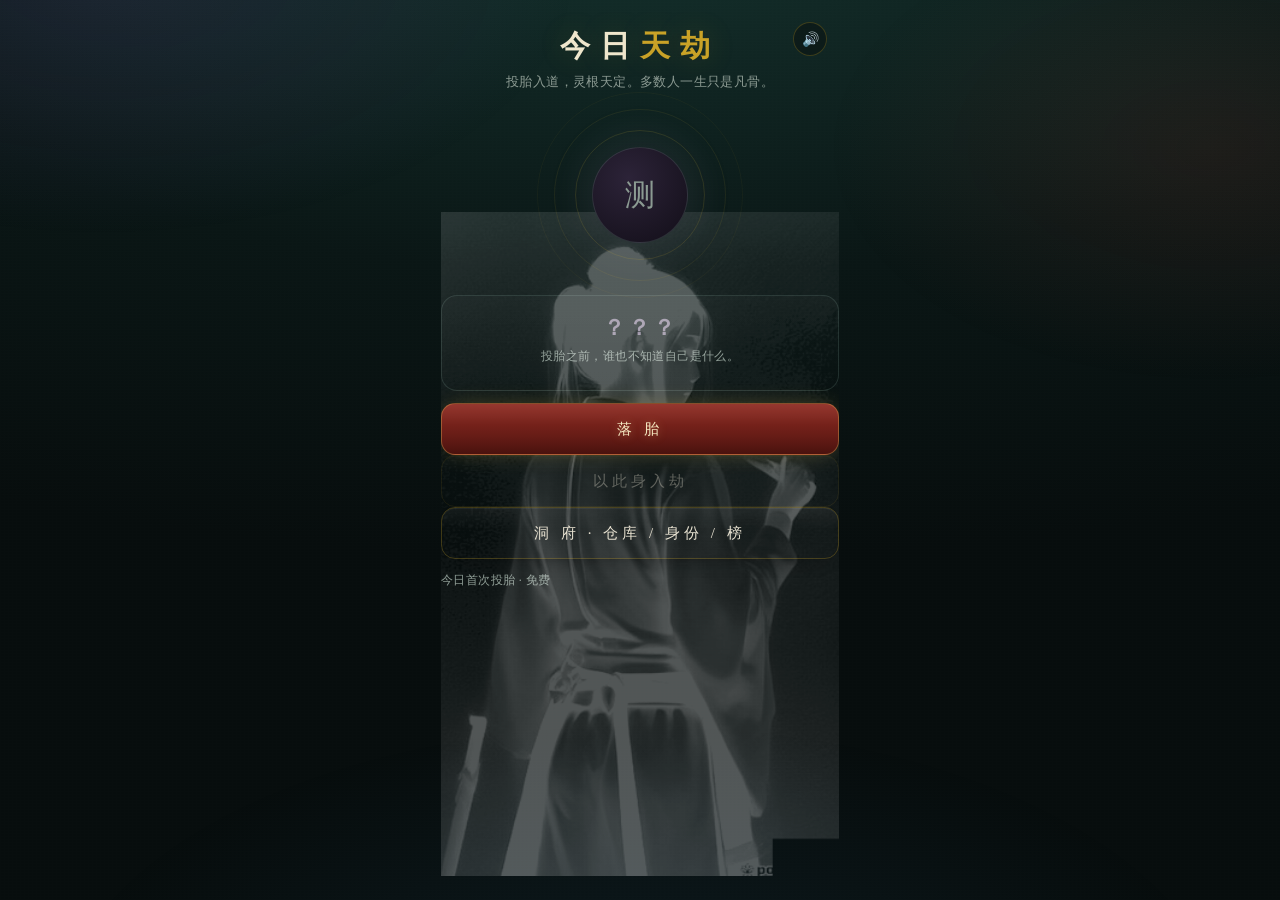
<file: index.html>
<!DOCTYPE html>
<html lang="zh-CN">
<head>
<meta charset="utf-8">
<meta name="viewport" content="width=device-width,initial-scale=1,maximum-scale=1,user-scalable=no">
<title>每日天劫 · 渡劫</title>
<link rel="stylesheet" href="style.css?v=56">
</head>
<body>
<canvas id="fx"></canvas>
<div class="app">

  <!-- 抽灵根 -->
  <section id="s-gacha" class="screen">
    <img class="hero-ink" src="art/hero_ink.png" alt="">
    <button class="mute" id="btnMute">🔊</button>
    <div class="gacha-head">
      <h1>今日<span class="gold">天劫</span></h1>
      <p class="dim">投胎入道，灵根天定。多数人一生只是凡骨。</p>
    </div>
    <div class="altar">
      <div class="halo"></div>
      <div class="core" id="gachaCore"><span class="core-txt">测</span></div>
      <div class="rings"><i></i><i></i><i></i></div>
    </div>
    <div class="rarity-card" id="rarityCard">
      <div class="rc-name" id="rcName">？？？</div>
      <div class="rc-odds" id="rcOdds">投胎之前，谁也不知道自己是什么。</div>
      <div class="rc-stats" id="rcStats"></div>
      <div class="origin-chips" id="originChips"></div>
    </div>
    <button class="btn primary" id="btnRoll">落 胎</button>
    <button class="btn ghost" id="btnKeep" disabled>以此身入劫</button>
    <button class="btn ghost" id="btnUseLast" style="display:none">用已有身份入劫（免抽）</button>
    <button class="btn ghost" id="btnCave">洞 府 · 仓库 / 身份 / 榜</button>
    <p class="tiny dim" id="rollCount"></p>
  </section>

  <!-- 市集 -->
  <section id="s-prep" class="screen hidden">
    <h2 class="h2">市集 · 灵石 <b id="stoneNum">0</b></h2>
    <p class="dim tiny">灵石靠渡劫所得。死了也有，只是少些。</p>
    <div class="shop" id="shop"></div>
    <div class="bag">
      <span>回春丹 ×<b id="bagPill">0</b></span>
      <span>镇魂符 ×<b id="bagTalis">0</b></span>
    </div>
    <p class="dim tiny" id="runLeft" style="margin:8px 0 2px"></p>
    <button class="btn primary" id="btnEnter">入 劫</button>
    <button class="btn ghost" id="btnBackGacha">重新投胎</button>
  </section>

  <!-- 战斗 -->
  <section id="s-battle" class="screen hidden">
    <div class="topbar">
      <span class="wave" id="waveTag">第一层</span>
      <span class="turn" id="turnTag">回合 1</span>
      <span class="yield" id="btnYield">认输</span>
    </div>

    <div class="trial">
      <div class="trial-tag" id="trialTag"></div>
      <div class="trial-quote" id="trialQuote"></div>
      <div class="trial-note" id="trialNote"></div>
    </div>

    <div class="stage" id="stage">
      <canvas id="foeCanvas" width="260" height="200"></canvas>
      <img id="foeArt" class="foe-art hidden" alt="">
      <div class="speech hidden" id="speech"><span id="speechTxt"></span></div>
      <div class="foe-bar">
        <span id="foeName">劫云</span>
        <div class="bar"><i id="foeHp"></i></div>
        <em id="foeHpNum">46 / 46</em>
      </div>
      <div class="intents" id="intents"></div>
    </div>

    <div class="self">
      <div class="line"><span>气血</span><b id="hpNum">100 / 100</b></div>
      <div class="bar hp"><i id="hpBar"></i></div>
      <div class="line"><span>灵力</span><b id="mpNum">10 / 10</b></div>
      <div class="bar mp"><i id="mpBar"></i></div>
      <div class="tags">
        <span class="tag" id="tagRoot">金灵根</span>
        <span class="tag" id="tagPill">丹 ×2</span>
        <span class="tag" id="tagTalis">符 ×1</span>
      </div>
    </div>

    <div class="log" id="log"></div>

    <div class="acts">
      <button class="act atk" data-act="atk"><b>剑诀</b><em id="sAtk">伤 14</em></button>
      <button class="act spell" data-act="spell"><b>法术</b><em id="sSpell">灵4 伤26</em></button>
      <button class="act guard" data-act="guard"><b>护体</b><em id="sGuard">减伤55%</em></button>
      <button class="act pill" data-act="pill"><b>回春丹</b><em id="sPill">回24</em></button>
      <button class="act talis" data-act="talis"><b>镇魂符</b><em id="sTalis">断一击</em></button>
      <button class="act help" data-act="help"><b>助拳</b><em id="sHelp">道友相助</em></button>
    </div>
  </section>

  <!-- 劫中奇遇 -->
  <section id="s-event" class="screen hidden">
    <div class="offer-wrap">
      <div class="offer-title" id="evTitle">奇 遇</div>
      <p class="offer-sub" id="evText"></p>
      <div id="evCards"></div>
    </div>
  </section>

  <!-- 心魔幻境：三选一 -->
  <section id="s-offer" class="screen hidden">
    <div class="offer-wrap">
      <div class="offer-title">心魔幻境</div>
      <p class="offer-sub" id="offerSub"></p>
      <div id="offerCards"></div>
    </div>
  </section>

  <!-- 逆天改命 -->
  <section id="s-defy" class="screen hidden">
    <div class="offer-wrap">
      <div class="offer-title">气 血 已 尽</div>
      <p class="offer-sub" id="defyDesc"></p>
      <div class="offer-card rec" id="btnDefyYes">
        <b>逆天改命 · <span id="defyRate">25%</span></b>
        <span>抬头看它一眼，说一声"不"。成了就回三成气血，败了就是真的没了。</span>
      </div>
      <div class="offer-card" id="btnDefyNo">
        <b>认了</b>
        <span>就这样吧。</span>
      </div>
    </div>
  </section>

  <!-- 结算 -->
  <section id="s-result" class="screen hidden">
    <div class="res-title" id="resTitle">渡劫成功</div>
    <div class="stars" id="resStars">★★★</div>
    <div class="ending" id="resEnding"></div>
    <div class="recap">
      <div class="recap-h">死因复盘</div>
      <div id="recapBody" class="recap-b"></div>
    </div>
    <div class="res-stats" id="resStats"></div>
    <div class="dex-new hidden" id="dexNew">图鉴 +1</div>
    <button class="btn primary" id="btnReborn" style="display:none">残魂夺舍 · 转入凡躯</button>
    <button class="btn primary" id="btnPossess" style="display:none">夺舍榜上之人 · 取他一线道行</button>
    <button class="btn primary" id="btnMakeCard">生成结局卡</button>
    <button class="btn primary" id="btnAgain">再渡一劫</button>
    <button class="btn ghost" id="btnDex">图 鉴</button>
    <button class="btn ghost" id="btnCave2">洞 府</button>
  </section>


  <!-- 洞府 -->
  <section id="s-cave" class="screen hidden">
    <div class="cave-head">
      <h2 class="h2">洞 府</h2>
      <span class="dim tiny">灵石 <b id="caveStones">0</b></span>
    </div>
    <div class="tabs">
      <button class="tab on" data-tab="ident">身份</button>
      <button class="tab" data-tab="clan">族谱</button>
      <button class="tab" data-tab="store">仓库</button>
      <button class="tab" data-tab="array">阵法</button>
      <button class="tab" data-tab="borrow">借宝</button>
      <button class="tab" data-tab="friends">好友榜</button>
      <button class="tab" data-tab="world">世界榜</button>
    </div>

    <div class="pane" id="pane-ident">
      <p class="dim tiny">抽到的灵根会永久解锁。解锁后可随时更换，不必再抽。</p>
      <div class="ident-list" id="identList"></div>
      <button class="btn primary" id="btnChest">开宝箱 · 25 灵石</button>
      <p class="dim tiny" id="chestHint">宝箱里是护身宝物，可能是限时，也可能是永久。</p>
    </div>

    <div class="pane hidden" id="pane-clan">
      <p class="dim tiny">出身由天定：九州之地、家族血脉、入道身份。</p>
      <div id="clanBox"></div>
      <button class="btn primary" id="btnEvolve">淬体 · 80 灵石</button>
      <p class="dim tiny" id="evolveHint"></p>
    </div>

    <div class="pane hidden" id="pane-store">
      <p class="dim tiny">最多带 2 件入劫。限时宝物到期自动消失。</p>
      <div class="art-list" id="artList"></div>
    </div>

    <div class="pane hidden" id="pane-array">
      <p class="dim tiny">阵法只带一套，整局生效。换阵不花钱，但洗练要时间。</p>
      <div id="arrayList"></div>
    </div>

    <div class="pane hidden" id="pane-borrow">
      <p class="dim tiny">把你的宝物借给好友，或输入好友的借宝码，本局白嫖一件。</p>
      <div class="borrow-box">
        <div class="borrow-h">我的借宝码</div>
        <textarea id="myCode" readonly rows="3"></textarea>
        <button class="btn ghost" id="btnGenCode">生成借宝码</button>
      </div>
      <div class="borrow-box">
        <div class="borrow-h">输入好友的借宝码</div>
        <textarea id="inCode" rows="3" placeholder="粘贴好友发来的码"></textarea>
        <button class="btn ghost" id="btnTakeCode">收下这件宝</button>
        <p class="dim tiny" id="codeMsg"></p>
      </div>
    </div>

    <div class="pane hidden" id="pane-friends">
      <p class="dim tiny">从好友那里收来的借宝码，会同时记下他的名字和分数。</p>
      <div class="board" id="friendBoard"></div>
      <button class="btn ghost" id="btnShareFriend">复制我的好友榜邀请</button>
    </div>

    <div class="pane hidden" id="pane-world">
      <p class="dim tiny">每日只能上传一次。上传后生成战绩卡，可发给任何人。</p>
      <div class="world-card" id="worldCard"></div>
      <button class="btn primary" id="btnUpload">上传今日战绩</button>
      <p class="dim tiny" id="uploadMsg"></p>
    </div>

    <button class="btn ghost" id="btnCaveBack">返回</button>
  </section>


  <!-- 夺舍 -->
  <section id="s-possess" class="screen hidden">
    <h2 class="h2">夺 舍</h2>
    <p class="dim tiny">你没能靠自己过去。榜上这些人，身上有你想要的东西。</p>
    <div id="possessList" class="possess-list"></div>
    <button class="btn ghost" id="btnPossessBack" style="margin-top:14px">算了，认了</button>
  </section>

  <!-- 悟道 -->
  <section id="s-enlighten" class="screen hidden">
    <h2 class="h2">悟 道</h2>
    <p class="dim tiny">这一关你过了。选一样带走。</p>
    <div class="dao-cards" id="daoCards"></div>
  </section>

  <!-- 结局分享卡 -->
  <section id="s-card" class="screen hidden">
    <div class="card-wrap">
      <canvas id="shareCanvas" width="750" height="1334" class="share-canvas"></canvas>
      <div class="card-ops">
        <button class="btn primary" id="btnSaveCard">保存图片</button>
        <button class="btn ghost" id="btnCopyCard">复制文案</button>
        <button class="btn ghost" id="btnCloseCard">关闭</button>
      </div>
    </div>
  </section>

  <!-- 图鉴 -->
  <section id="s-dex" class="screen hidden">
    <h2 class="h2">图鉴</h2>
    <p class="dim tiny" id="dexSum"></p>
    <h3 class="h3">结局</h3>
    <div class="dex-grid" id="dexEndings"></div>
    <h3 class="h3">已记住的话 <em id="quoteCount" class="dim tiny"></em></h3>
    <div id="dexQuotes" class="quote-list"></div>
    <h3 class="h3">灵根</h3>
    <div class="dex-grid" id="dexRoots"></div>
    <h3 class="h3">血脉</h3>
    <div class="dex-grid" id="dexBlood"></div>
    <h3 class="h3">身份</h3>
    <div class="dex-grid" id="dexIdent"></div>
    <h3 class="h3">本机榜</h3>
    <div class="board" id="board"></div>
    <button class="btn ghost" id="btnDexBack">返回</button>
  </section>

</div>
<script src="meta.js?v=56"></script>
<script src="events.js?v=56"></script>
<script src="endings.js?v=56"></script>
<script src="trials.js?v=56"></script>
<script src="quotes.js?v=56"></script>
<script src="quotes2.js?v=56"></script>
<script src="quotes3.js?v=56"></script>
<script src="game.js?v=56"></script>
</body>
</html>
</file>
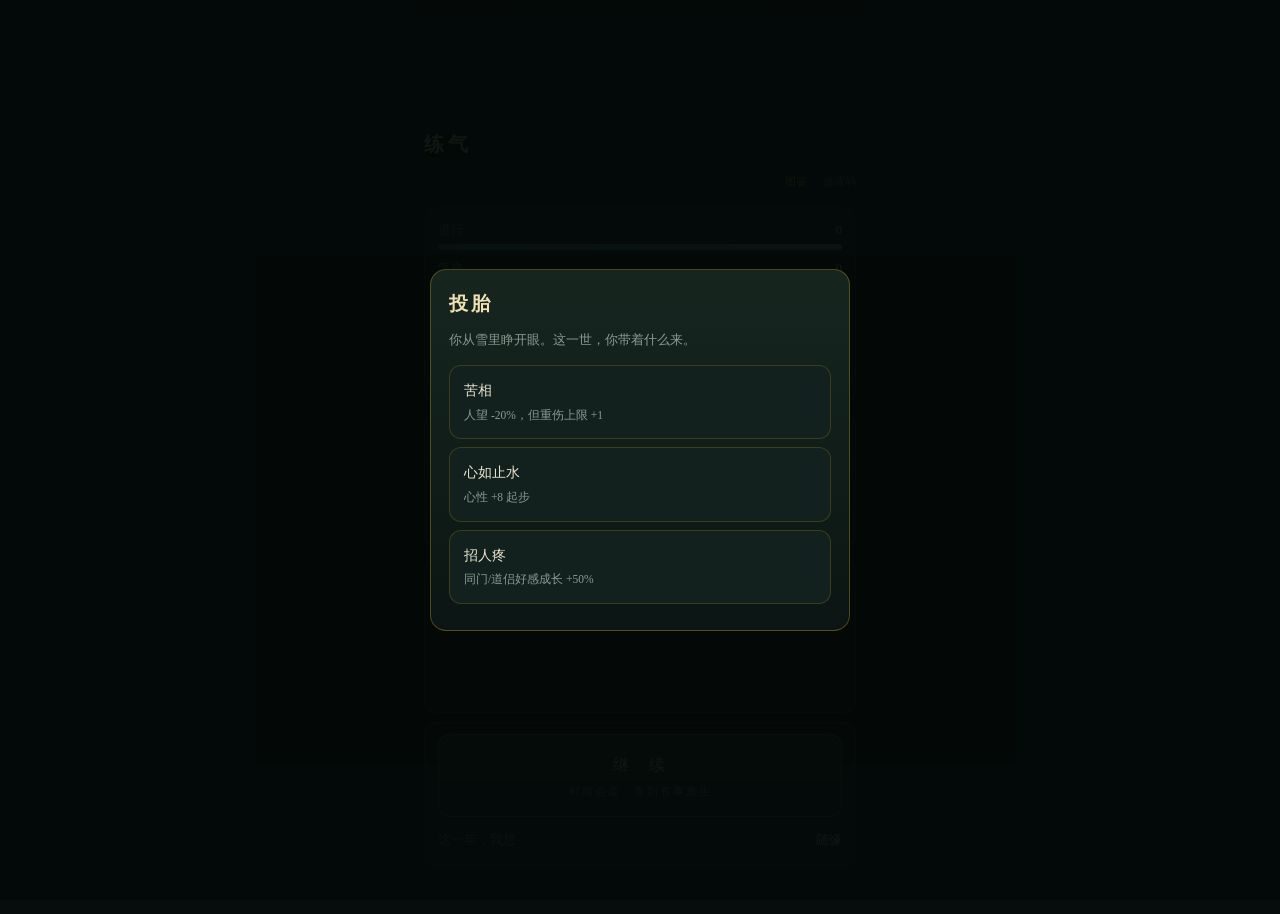
<file: shanmen/index.html>
<!DOCTYPE html><html lang="zh-CN"><head><meta charset="utf-8">
<meta name="viewport" content="width=device-width,initial-scale=1,maximum-scale=1,user-scalable=no">
<title>山门 · 修仙十年</title>
<style>
:root{--panel:rgba(18,32,29,.95);--line:rgba(201,162,39,.22);--ink:#e9e3d2;--dim:#8b9a92}
*{box-sizing:border-box;-webkit-tap-highlight-color:transparent}
body{margin:0;background:#070d0c;color:var(--ink);font:15px/1.7 "Songti SC","Noto Serif SC",serif;max-width:460px;margin:0 auto;padding-bottom:24px;overflow-x:hidden}
#scene{position:relative;height:172px;background:#0b1412 center/cover no-repeat;border-bottom:1px solid var(--line);transition:background-image .5s}
#scene::after{content:"";position:absolute;inset:0;background:linear-gradient(rgba(4,10,9,.3),rgba(4,10,9,.93))}
#scene .t{position:absolute;left:14px;bottom:10px;z-index:2}
#scene .t b{font-size:20px;letter-spacing:4px;color:#f0e2b4;text-shadow:0 2px 12px #000}
#scene .t span{display:block;font-size:12px;color:#b9b0c9}
#date{position:absolute;right:14px;top:10px;z-index:2;font-size:12px;color:#cfc7ae}
.wrap{padding:12px 14px;position:relative}
.card{background:var(--panel);border:1px solid var(--line);border-radius:14px;padding:11px 13px;margin-bottom:9px;position:relative}
.row{display:flex;justify-content:space-between;font-size:13px;color:var(--dim)}
.row b{color:var(--ink);font-weight:500;font-variant-numeric:tabular-nums}
.bar{height:6px;border-radius:4px;background:rgba(255,255,255,.06);overflow:hidden;margin:3px 0 7px;position:relative}
.bar i{display:block;height:100%;border-radius:4px;transition:width .4s cubic-bezier(.2,.8,.3,1)}
.rel{display:flex;align-items:center;gap:8px;font-size:12.5px;margin:5px 0;color:var(--dim)}
.rel .n{width:44px}.rel .bar{flex:1;margin:0}.rel b{width:28px;text-align:right;color:var(--ink);font-weight:400}
.acts{display:grid;grid-template-columns:1fr 1fr;gap:8px}
.act{padding:12px 8px;border-radius:12px;border:1px solid var(--line);background:linear-gradient(180deg,#16261f,#0d1815);color:var(--ink);font:inherit;font-size:14px;cursor:pointer;transition:transform .1s,box-shadow .2s;position:relative;overflow:hidden}
.act:active{transform:scale(.96)}
.act:disabled{opacity:.32}
.act.hit{box-shadow:0 0 0 2px rgba(201,162,39,.5) inset}
.act small{display:block;font-size:11px;color:var(--dim);margin-top:3px;line-height:1.4}
#log{height:132px;overflow-y:auto;font-size:13px;line-height:1.8;color:#cfc7ae;scroll-behavior:smooth}
#log div{margin-bottom:3px;animation:slideIn .3s ease}
@keyframes slideIn{from{opacity:0;transform:translateX(12px)}to{opacity:1;transform:none}}
.dim{color:#6d7a72;font-style:italic}
.g{color:#8fd6a8}.b{color:#e0806a}.y{color:#e8c96a}.p{color:#c9a9e0}
.overlay{position:fixed;inset:0;z-index:20;background:rgba(4,9,8,.94);display:flex;align-items:center;justify-content:center;padding:18px;overflow-y:auto}
.modal{width:100%;max-width:420px;background:linear-gradient(180deg,#16261f,#0b1513);border:1px solid rgba(201,162,39,.35);border-radius:16px;padding:18px;animation:pop .25s ease}
@keyframes pop{from{opacity:0;transform:translateY(14px) scale(.98)}to{opacity:1;transform:none}}
.modal h2{margin:0 0 8px;font-size:19px;letter-spacing:3px;color:#f0e2b4}
.modal p{margin:0 0 12px;font-size:14px;color:#c9c1d0;line-height:1.9;white-space:pre-wrap}
.modal .say{color:#e8c96a;font-size:13.5px;border-left:2px solid rgba(201,162,39,.4);padding-left:9px;margin:6px 0 12px}
.opt{padding:13px 14px;margin-bottom:8px;border-radius:12px;border:1px solid var(--line);background:#12211e;font-size:14px;cursor:pointer;transition:transform .1s,border-color .2s}
.opt:active{transform:scale(.985);border-color:rgba(201,162,39,.6)}
.opt i{display:block;font-size:11.5px;color:var(--dim);margin-top:3px;font-style:normal}
.hide{display:none!important}
.float{position:fixed;z-index:60;font-size:15px;font-weight:600;pointer-events:none;animation:floatUp 1s ease-out forwards;text-shadow:0 0 8px #000}
@keyframes floatUp{0%{opacity:0;transform:translateY(0)}20%{opacity:1}100%{opacity:0;transform:translateY(-42px)}}
.shake{animation:shake .32s}
@keyframes shake{0%,100%{transform:none}25%{transform:translateX(-4px)}75%{transform:translateX(4px)}}
#hud{display:flex;gap:6px;font-size:11px;color:var(--dim);justify-content:flex-end;padding:0 14px 4px}
.chap{text-align:center;padding:22px 18px}
.chap h1{font-size:22px;letter-spacing:6px;color:#f0e2b4;margin:0 0 14px;font-weight:400}
.chap p{font-size:14.5px;line-height:2.1;color:#cfc7b8;white-space:pre-wrap;text-align:left;margin:0}
#curtain{position:fixed;inset:0;z-index:80;background:#050b0a;display:flex;align-items:center;justify-content:center;transition:opacity .5s}
</style></head><body>
<div id="scene"><div id="date"></div><div class="t"><b id="realmName">练气</b><span id="realmHint"></span></div></div>
<div id="hud"><span id="hudLives"></span><span id="hudDex" style="margin-left:10px;color:#c9a227">图鉴</span><span id="hudInv" style="margin-left:10px;color:#4f9e86">邀请码</span></div>
<div class="wrap">
<div class="card">
 <div class="row"><span>道行</span><b id="v-dao">0</b></div><div class="bar"><i id="b-dao" style="background:linear-gradient(90deg,#3f8f6f,#7fc0a8)"></i></div>
 <div class="row"><span>气血</span><b id="v-hp">0</b></div><div class="bar"><i id="b-hp" style="background:linear-gradient(90deg,#8f2b22,#e0a05a)"></i></div>
 <div class="row"><span>心性</span><b id="v-mind">0</b></div><div class="bar"><i id="b-mind" style="background:linear-gradient(90deg,#3f6fa8,#8fb8e0)"></i></div>
 <div class="row"><span>人望</span><b id="v-fame">0</b></div><div class="bar"><i id="b-fame" style="background:linear-gradient(90deg,#7a6420,#d4af37)"></i></div>
 <div class="row" style="margin-top:5px"><span>灵石</span><b id="v-stone">0</b></div>
</div>
<div class="card">
 <div class="rel"><span class="n">师门</span><div class="bar"><i id="b-master" style="background:#c9a227"></i></div><b id="v-master">0</b></div>
 <div class="rel"><span class="n">同门</span><div class="bar"><i id="b-peer" style="background:#4f9e86"></i></div><b id="v-peer">0</b></div>
 <div class="rel"><span class="n">道侣</span><div class="bar"><i id="b-love" style="background:#b45a7a"></i></div><b id="v-love">0</b></div>
 <div class="rel"><span class="n">宿敌</span><div class="bar"><i id="b-foe" style="background:#a8342a"></i></div><b id="v-foe">0</b></div>
</div>
<div class="card"><div id="log"></div></div>
<div class="card">
 <button class="act" id="goBtn" style="width:100%;padding:16px;font-size:16px;letter-spacing:2px;background:linear-gradient(180deg,#22392f,#10201a);border-color:rgba(201,162,39,.5)">继　续<small id="goHint" style="margin-top:6px">时间会走，直到有事发生</small></button>
 <div class="row" style="margin:12px 0 6px"><span>这一年，我想</span><b id="focusNow">随缘</b></div>
 <div class="acts" id="acts"></div>
</div>
</div>
<div id="modal" class="overlay hide"><div class="modal" id="modalBox"></div></div>
<div id="curtain" class="hide"><div class="chap" id="curtainBox"></div></div>
<script src="story.js?v=1"></script>
<script src="story2.js?v=1"></script>
<script src="prologue.js?v=1"></script>
<script src="letters.js?v=1"></script>
<script src="endings4.js?v=1"></script>
<script src="plot3.js?v=1"></script>
<script src="endings5.js?v=1"></script>
<script src="plot4.js?v=1"></script>
<script src="plot5.js?v=1"></script>
<script src="plot6.js?v=1"></script>
<script src="endings6.js?v=1"></script>
<script src="plot7.js?v=1"></script>
<script src="plot8.js?v=1"></script>
<script src="plot9.js?v=1"></script>
<script src="endings7.js?v=1"></script>
<script src="story3.js?v=1"></script>
<script src="plot10.js?v=1"></script>
<script src="endings8.js?v=1"></script>
<script src="plot11.js?v=1"></script>
<script src="endings9.js?v=1"></script>
<script src="deep.js?v=1"></script>
<script src="deep2.js?v=1"></script>
<script src="deep3.js?v=1"></script>
<script src="seasons.js?v=1"></script>
<script src="chapters4.js?v=1"></script>
<script src="chapters5.js?v=1"></script>
<script src="plot12.js?v=1"></script>
<script src="endings10.js?v=1"></script>
<script src="deep4.js?v=1"></script>
<script src="seasons2.js?v=1"></script>
<script src="batch_a.js?v=1"></script>
<script src="batch_aa.js?v=1"></script>
<script src="batch_ab.js?v=1"></script>
<script src="batch_ac.js?v=1"></script>
<script src="batch_ad.js?v=1"></script>
<script src="batch_ae.js?v=1"></script>
<script src="batch_af.js?v=1"></script>
<script src="batch_ag.js?v=1"></script>
<script src="batch_ah.js?v=1"></script>
<script src="batch_ai.js?v=1"></script>
<script src="batch_aj.js?v=1"></script>
<script src="batch_ak.js?v=1"></script>
<script src="batch_al.js?v=1"></script>
<script src="batch_am.js?v=1"></script>
<script src="batch_an.js?v=1"></script>
<script src="batch_ao.js?v=1"></script>
<script src="batch_ap.js?v=1"></script>
<script src="batch_aq.js?v=1"></script>
<script src="batch_ar.js?v=1"></script>
<script src="batch_as.js?v=1"></script>
<script src="batch_at.js?v=1"></script>
<script src="batch_au.js?v=1"></script>
<script src="batch_av.js?v=1"></script>
<script src="batch_aw.js?v=1"></script>
<script src="batch_ax.js?v=1"></script>
<script src="batch_ay.js?v=1"></script>
<script src="batch_az.js?v=1"></script>
<script src="batch_b.js?v=1"></script>
<script src="batch_ba.js?v=1"></script>
<script src="batch_bb.js?v=1"></script>
<script src="batch_bc.js?v=1"></script>
<script src="batch_bd.js?v=1"></script>
<script src="batch_be.js?v=1"></script>
<script src="batch_bf.js?v=1"></script>
<script src="batch_bg.js?v=1"></script>
<script src="batch_bh.js?v=1"></script>
<script src="batch_bi.js?v=1"></script>
<script src="batch_bj.js?v=1"></script>
<script src="batch_bk.js?v=1"></script>
<script src="batch_bl.js?v=1"></script>
<script src="batch_bm.js?v=1"></script>
<script src="batch_bn.js?v=1"></script>
<script src="batch_bo.js?v=1"></script>
<script src="batch_bp.js?v=1"></script>
<script src="batch_bq.js?v=1"></script>
<script src="batch_br.js?v=1"></script>
<script src="batch_bs.js?v=1"></script>
<script src="batch_bt.js?v=1"></script>
<script src="batch_bu.js?v=1"></script>
<script src="batch_bv.js?v=1"></script>
<script src="batch_c.js?v=1"></script>
<script src="batch_d.js?v=1"></script>
<script src="batch_e.js?v=1"></script>
<script src="batch_f.js?v=1"></script>
<script src="batch_g.js?v=1"></script>
<script src="batch_h.js?v=1"></script>
<script src="batch_i.js?v=1"></script>
<script src="batch_j.js?v=1"></script>
<script src="batch_k.js?v=1"></script>
<script src="batch_l.js?v=1"></script>
<script src="batch_m.js?v=1"></script>
<script src="batch_n.js?v=1"></script>
<script src="batch_o.js?v=1"></script>
<script src="batch_p.js?v=1"></script>
<script src="batch_q.js?v=1"></script>
<script src="batch_r.js?v=1"></script>
<script src="batch_s.js?v=1"></script>
<script src="batch_t.js?v=1"></script>
<script src="batch_u.js?v=1"></script>
<script src="batch_v.js?v=1"></script>
<script src="batch_w.js?v=1"></script>
<script src="batch_x.js?v=1"></script>
<script src="batch_y.js?v=1"></script>
<script src="batch_z.js?v=1"></script>
<script src="endings2.js?v=1"></script>
<script src="endings3.js?v=1"></script>
<script>
const REALMS=[{n:'练气',need:60},{n:'筑基',need:110},{n:'金丹',need:170},{n:'元婴',need:240},{n:'化神',need:320},{n:'炼虚',need:420},{n:'合体',need:540},{n:'大乘',need:680},{n:'渡劫',need:840},{n:'仙',need:999}];
const ACTS=[
 {id:'xiu',n:'打坐',d:'道行 +5~9 · 气血 +1~3',fx:{dao:[5,9],hp:[1,3]}},
 {id:'yao',n:'采药',d:'气血 +10~16 · 灵石 +2~6',fx:{hp:[10,16],stone:[2,6]}},
 {id:'fang',n:'访友',d:'人望 +3~6 · 同门 +5~9',fx:{fame:[3,6],peer:[5,9]}},
 {id:'jian',n:'练剑',d:'道行 +5~9 · 气血 −3~1 · 宿敌 +2',fx:{dao:[5,9],hp:[-3,-1],foe:[2,3]}},
 {id:'shi',n:'侍奉',d:'师门 +6~10 · 心性 +2',fx:{master:[6,10],mind:[2,3]}},
 {id:'wu',n:'悟道',d:'心性涨，但可能伤身',gamble:true}
];
const IMGS=['lianqi','zhuji','jindan','yuanyuan','huashen'];
const artOf=r=>IMGS[Math.min(4,Math.floor(r*0.6))];
const CHS=CHAPTERS4.concat(CHAPTERS5), ALLPLOT=PLOT.concat(PLOT2, PLOT3, PLOT4, PLOT5, PLOT6, PLOT7, PLOT8, PLOT9, PLOT10, PLOT11, PLOT12, ...(typeof PLOTB_a!=='undefined'?PLOTB_a:[]), ...(typeof PLOTB_aa!=='undefined'?PLOTB_aa:[]), ...(typeof PLOTB_ab!=='undefined'?PLOTB_ab:[]), ...(typeof PLOTB_ac!=='undefined'?PLOTB_ac:[]), ...(typeof PLOTB_ad!=='undefined'?PLOTB_ad:[]), ...(typeof PLOTB_ae!=='undefined'?PLOTB_ae:[]), ...(typeof PLOTB_af!=='undefined'?PLOTB_af:[]), ...(typeof PLOTB_ag!=='undefined'?PLOTB_ag:[]), ...(typeof PLOTB_ah!=='undefined'?PLOTB_ah:[]), ...(typeof PLOTB_ai!=='undefined'?PLOTB_ai:[]), ...(typeof PLOTB_aj!=='undefined'?PLOTB_aj:[]), ...(typeof PLOTB_ak!=='undefined'?PLOTB_ak:[]), ...(typeof PLOTB_al!=='undefined'?PLOTB_al:[]), ...(typeof PLOTB_am!=='undefined'?PLOTB_am:[]), ...(typeof PLOTB_an!=='undefined'?PLOTB_an:[]), ...(typeof PLOTB_ao!=='undefined'?PLOTB_ao:[]), ...(typeof PLOTB_ap!=='undefined'?PLOTB_ap:[]), ...(typeof PLOTB_aq!=='undefined'?PLOTB_aq:[]), ...(typeof PLOTB_ar!=='undefined'?PLOTB_ar:[]), ...(typeof PLOTB_as!=='undefined'?PLOTB_as:[]), ...(typeof PLOTB_at!=='undefined'?PLOTB_at:[]), ...(typeof PLOTB_au!=='undefined'?PLOTB_au:[]), ...(typeof PLOTB_av!=='undefined'?PLOTB_av:[]), ...(typeof PLOTB_aw!=='undefined'?PLOTB_aw:[]), ...(typeof PLOTB_ax!=='undefined'?PLOTB_ax:[]), ...(typeof PLOTB_ay!=='undefined'?PLOTB_ay:[]), ...(typeof PLOTB_az!=='undefined'?PLOTB_az:[]), ...(typeof PLOTB_b!=='undefined'?PLOTB_b:[]), ...(typeof PLOTB_ba!=='undefined'?PLOTB_ba:[]), ...(typeof PLOTB_bb!=='undefined'?PLOTB_bb:[]), ...(typeof PLOTB_bc!=='undefined'?PLOTB_bc:[]), ...(typeof PLOTB_bd!=='undefined'?PLOTB_bd:[]), ...(typeof PLOTB_be!=='undefined'?PLOTB_be:[]), ...(typeof PLOTB_bf!=='undefined'?PLOTB_bf:[]), ...(typeof PLOTB_bg!=='undefined'?PLOTB_bg:[]), ...(typeof PLOTB_bh!=='undefined'?PLOTB_bh:[]), ...(typeof PLOTB_bi!=='undefined'?PLOTB_bi:[]), ...(typeof PLOTB_bj!=='undefined'?PLOTB_bj:[]), ...(typeof PLOTB_bk!=='undefined'?PLOTB_bk:[]), ...(typeof PLOTB_bl!=='undefined'?PLOTB_bl:[]), ...(typeof PLOTB_bm!=='undefined'?PLOTB_bm:[]), ...(typeof PLOTB_bn!=='undefined'?PLOTB_bn:[]), ...(typeof PLOTB_bo!=='undefined'?PLOTB_bo:[]), ...(typeof PLOTB_bp!=='undefined'?PLOTB_bp:[]), ...(typeof PLOTB_bq!=='undefined'?PLOTB_bq:[]), ...(typeof PLOTB_br!=='undefined'?PLOTB_br:[]), ...(typeof PLOTB_bs!=='undefined'?PLOTB_bs:[]), ...(typeof PLOTB_bt!=='undefined'?PLOTB_bt:[]), ...(typeof PLOTB_bu!=='undefined'?PLOTB_bu:[]), ...(typeof PLOTB_bv!=='undefined'?PLOTB_bv:[]), ...(typeof PLOTB_c!=='undefined'?PLOTB_c:[]), ...(typeof PLOTB_d!=='undefined'?PLOTB_d:[]), ...(typeof PLOTB_e!=='undefined'?PLOTB_e:[]), ...(typeof PLOTB_f!=='undefined'?PLOTB_f:[]), ...(typeof PLOTB_g!=='undefined'?PLOTB_g:[]), ...(typeof PLOTB_h!=='undefined'?PLOTB_h:[]), ...(typeof PLOTB_i!=='undefined'?PLOTB_i:[]), ...(typeof PLOTB_j!=='undefined'?PLOTB_j:[]), ...(typeof PLOTB_k!=='undefined'?PLOTB_k:[]), ...(typeof PLOTB_l!=='undefined'?PLOTB_l:[]), ...(typeof PLOTB_m!=='undefined'?PLOTB_m:[]), ...(typeof PLOTB_n!=='undefined'?PLOTB_n:[]), ...(typeof PLOTB_o!=='undefined'?PLOTB_o:[]), ...(typeof PLOTB_p!=='undefined'?PLOTB_p:[]), ...(typeof PLOTB_q!=='undefined'?PLOTB_q:[]), ...(typeof PLOTB_r!=='undefined'?PLOTB_r:[]), ...(typeof PLOTB_s!=='undefined'?PLOTB_s:[]), ...(typeof PLOTB_t!=='undefined'?PLOTB_t:[]), ...(typeof PLOTB_u!=='undefined'?PLOTB_u:[]), ...(typeof PLOTB_v!=='undefined'?PLOTB_v:[]), ...(typeof PLOTB_w!=='undefined'?PLOTB_w:[]), ...(typeof PLOTB_x!=='undefined'?PLOTB_x:[]), ...(typeof PLOTB_y!=='undefined'?PLOTB_y:[]), ...(typeof PLOTB_z!=='undefined'?PLOTB_z:[]), ), ALLEND=[...(typeof ENDINGS_BN!=='undefined'?ENDINGS_BN:[]), ...(typeof ENDINGS_BJ!=='undefined'?ENDINGS_BJ:[]), ...(typeof ENDINGS_BE!=='undefined'?ENDINGS_BE:[]), ...(typeof ENDINGS_BA!=='undefined'?ENDINGS_BA:[]), ...(typeof ENDINGS_AV!=='undefined'?ENDINGS_AV:[]), ...(typeof ENDINGS_AS!=='undefined'?ENDINGS_AS:[]), ...(typeof ENDINGS_AN!=='undefined'?ENDINGS_AN:[]), ...(typeof ENDINGS_AJ!=='undefined'?ENDINGS_AJ:[]), ...(typeof ENDINGS_AC!=='undefined'?ENDINGS_AC:[]), ...(typeof ENDINGS_U!=='undefined'?ENDINGS_U:[]), ...(typeof ENDINGS_V!=='undefined'?ENDINGS_V:[]), ...(typeof ENDINGS_W!=='undefined'?ENDINGS_W:[]), ...(typeof ENDINGS_X!=='undefined'?ENDINGS_X:[]), ...ENDINGS_LINES2].concat(ENDINGS_MORE, ENDINGS_LATE, ENDINGS_LINES, ENDINGS_LONG, ENDINGS_STONE, ENDINGS_FAMILY, ENDINGS_EXTRA, ENDINGS);
const KEY='shanmen_v4';
let S=null;

/* ===== 工具 ===== */
const $=s=>document.querySelector(s);
const rnd=(a,b)=>Math.floor(Math.random()*(b-a+1))+a;
const cl=v=>Math.max(0,Math.min(100,v));
let AC=null;
function beep(f,d,type){ try{ AC=AC||new (window.AudioContext||window.webkitAudioContext)();
 const o=AC.createOscillator(), g=AC.createGain(); o.type=type||'sine'; o.frequency.value=f;
 g.gain.setValueAtTime(.08,AC.currentTime); g.gain.exponentialRampToValueAtTime(.001,AC.currentTime+d);
 o.connect(g); g.connect(AC.destination); o.start(); o.stop(AC.currentTime+d);}catch(e){} }
function sfx(kind){ if(kind==='good'){beep(660,.12);setTimeout(()=>beep(880,.1),70);}
 else if(kind==='bad'){beep(220,.18,'sawtooth');}
 else if(kind==='big'){beep(520,.09);setTimeout(()=>beep(780,.09),80);setTimeout(()=>beep(1040,.16),160);}
 else beep(440,.06); }
function toast(txt,color){
 const d=document.createElement('div'); d.className='float'; d.textContent=txt;
 if(color) d.style.color=color;
 d.style.left=(18+Math.random()*180)+'px'; d.style.top=(120+Math.random()*80)+'px';
 document.body.appendChild(d); setTimeout(()=>d.remove(),1000);
}
function shakeEl(el){ el.classList.add('shake'); setTimeout(()=>el.classList.remove('shake'),340); }

/* ===== 状态 ===== */
function fresh(){ return {y:1,m:1,x:1,left:3,dao:12,hp:70,mind:20,fame:6,stone:10,
 master:10,peer:8,love:0,foe:0,realm:0,realmXun:0,wounds:0,flags:{},lives:1,used:[],talent:null,prologue:-1,seclude:0,
 log:[],plotDone:[],exam_pass:false}; }
function load(){ try{ const d=JSON.parse(localStorage.getItem(KEY)); if(d&&d.dao!=null){S=d; return true;} }catch(e){} return false; }
function save(){ try{ localStorage.setItem(KEY,JSON.stringify(S)); }catch(e){} }
function addLog(t,c){ S.log.unshift({t,c:c||''}); if(S.log.length>80)S.log.pop(); }
function realm(){ return REALMS[Math.min(REALMS.length-1,S.realm)]; }

/* ===== 渲染 ===== */
function render(){
 const R=realm();
 $('#date').textContent=`第${S.y}年 · ${['正','二','三','四','五','六','七','八','九','十','冬','腊'][S.m-1]}月 · ${['上','中','下'][S.x-1]}旬`;
 $('#realmName').textContent=R.n;
 $('#realmHint').textContent=(S.talent?'【'+TALENTS.find(t=>t.id===S.talent).n+'】':'')+` 道行 ${Math.round(S.dao)} / ${R.need}`;
 const months=(S.y-1)*12+(S.m-1);
 const examAt=36, endAt=240;
 const target = S.flags.examDone? endAt : examAt;
 const gap=Math.max(0,target-months);
 $('#hudLives').textContent=`第 ${S.lives} 世 · ${S.y} 岁`+(S.route?' · '+((ROUTES.find(r=>r.id===S.route)||{}).n||''):'')
 +(S.flags.examDone? ` · 距第二十年 ${20-S.y} 年` : ` · 距冬试 ${3-S.y} 年`);
 $('#scene').style.backgroundImage=`url('../art/${artOf(S.realm)}.jpg?v=5')`;
 ['dao','hp','mind','fame'].forEach(k=>{ $('#v-'+k).textContent=Math.round(S[k]); $('#b-'+k).style.width=cl(S[k])+'%'; });
 $('#v-stone').textContent=S.stone;
 ['master','peer','love','foe'].forEach(k=>{ $('#v-'+k).textContent=S[k]; $('#b-'+k).style.width=cl(S[k])+'%'; });
 const fn=S.focus?((ACTS.find(a=>a.id===S.focus)||{}).n):'随缘';
 $('#goHint').textContent=`点一下，走完这一年（${fn}）`;
 $('#focusNow').textContent=S.focus? (ACTS.find(a=>a.id===S.focus)||{}).n : '随缘';
 $('#acts').innerHTML=ACTS.map(a=>`<button class="act" data-a="${a.id}" style="${S.focus===a.id?'border-color:rgba(201,162,39,.7);box-shadow:0 0 0 1px rgba(201,162,39,.4) inset':''}">${a.n}<small>${a.d}</small></button>`).join('');
 $('#acts').querySelectorAll('[data-a]').forEach(b=>b.onclick=()=>{ S.focus=b.dataset.a; sfx('tick'); render(); save(); });
 $('#log').innerHTML=S.log.map(l=>`<div class="${l.c}">${l.t}</div>`).join('');
}
function label(k){ return {dao:'道行',hp:'气血',mind:'心性',fame:'人望',master:'师门',peer:'同门',love:'道侣',foe:'宿敌'}[k]||k; }
function applyFx(fx,srcEl){
 const parts=[];
 for(const [k,v] of Object.entries(fx||{})){
  let d=Array.isArray(v)?rnd(v[0],v[1]):v;
  if(k==='dao'){ S.dao=Math.min(realm().need,Math.max(0,S.dao+d)); }
  else if(k==='stone'){ S.stone=Math.max(0,S.stone+d); }
  else { S[k]=cl(S[k]+d); }
  parts.push(`${label(k)} ${d>=0?'+':''}${d}`);
  if(srcEl) toast(`${label(k)} ${d>=0?'+':''}${d}`, d>=0?'#8fd6a8':'#e0806a');
 }
 return parts;
}

/* ===== 行动 ===== */
function doAct(id,btn){
 if(S.left<=0||!$('#modal').classList.contains('hide')) return;
 const a=ACTS.find(x=>x.id===id); S.left--; S.seclude=0;
 btn && btn.classList.add('hit'); setTimeout(()=>btn&&btn.classList.remove('hit'),220);
 sfx('tick');
 if(a.gamble){
  if(Math.random()<0.6){ const g=rnd(5,9); S.mind=cl(S.mind+g); addLog(`对着山雾坐了半日，忽然明白一点。心性 +${g}`,'g'); toast('心性 +'+g,'#8fb8e0'); }
  else { const l=rnd(3,7); S.hp=cl(S.hp-l); S.mind=cl(S.mind+2); addLog(`想得太深，气机乱了。气血 −${l}，心性 +2`,'b'); toast('气血 −'+l,'#e0806a'); shakeEl(document.body); }
 } else {
  // 天赋修正
  const f=ACTS.find(x=>x.id===id);
  let fx={...f.fx};
  if(id==='yao'&&S.talent==='t9') fx.hp=[20,30];
  if(id==='jian'&&S.talent==='t10') fx.dao=[8,13],fx.hp=[-5,-2];
  const parts=applyFx(fx);
  addLog(`${a.n}：${parts.join(' · ')}`,'y');
  sfx('good');
 }
 if(S.hp<=0){ S.wounds=(S.wounds||0)+1;
  if(S.wounds>=3) return endLife('气竭');
  S.hp=1; S.dao=Math.round(S.dao*.85); addLog('你伤了根本，勉强撑住。（重伤 '+S.wounds+'/3）','b'); sfx('bad'); shakeEl(document.body);
 }
 if(S.dao>=realm().need && (S.realmXun||0)>=4) return breakthrough();
 if(S.left===0) return endXun();
 render(); save();
}

/* ===== 闭关快进 ===== */
function fastMonth(){
 if(!$('#modal').classList.contains('hide')) return;
 const d=rnd(10,18);
 S.dao=Math.min(realm().need,S.dao+d);
 S.hp=cl(S.hp-rnd(0,4)); S.mind=cl(S.mind+rnd(0,2));
 S.master=cl(S.master-1); S.realmXun=(S.realmXun||0)+1;
 S.left=3; S.x=1; S.m++;
 if(S.m>12){ S.m=1; S.y++; }
 if(typeof MONTH_LINES!=='undefined'){ const L=MONTH_LINES[S.m]; addLog(L[Math.floor(Math.random()*L.length)],'dim'); }
 addLog(`闭关一月：道行 +${d}`,'y'); toast('道行 +'+d,'#7fc0a8'); sfx('tick');
 S.seclude=(S.seclude||0)+1;
 const L=LETTERS.find(l=>l.req(S)&&!S.flags['letter_'+l.id]);
 if(L && S.seclude>=3){ S.flags['letter_'+L.id]=true; render(); save(); return showLetter(L); }
 if(S.hp<=0){ S.wounds=(S.wounds||0)+1; S.hp=1; addLog('闭关太久，伤了根本。','b'); }
 const ch=CHS.find(c=>c.y===S.y&&!S.flags['ch'+c.y]);
 if(ch){ S.flags['ch'+ch.y]=true; render(); save(); return showChapter(ch); }
 const pl=ALLPLOT.find(p=>((p.y<S.y)||(p.y===S.y&&p.m<=S.m))&&!(S.plotDone||[]).includes(p.id)&&eligible(p));
 if(pl){ (S.plotDone=S.plotDone||[]).push(pl.id); render(); save(); return showEvent(pl,'plot'); }
 if(S.dao>=realm().need && (S.realmXun||0)>=4){ render(); save(); return breakthrough(); }
 render(); save();
}

/* ===== 家书 ===== */
function showLetter(L){
 const box=$('#modalBox');
 box.innerHTML=`<h2>${L.t}</h2><p>${L.txt}${L.txt.length>240?'\n\n↓ 往下滑':''}</p>`+
  L.opts.map((o,i)=>`<div class="opt" data-i="${i}">${o.n}</div>`).join('');
 $('#modal').classList.remove('hide'); sfx('bad');
 box.querySelectorAll('.opt').forEach(el=>el.onclick=()=>{
  const o=L.opts[+el.dataset.i];
  const parts=applyFx(o.fx); if(o.flag) S.flags[o.flag]=true;
  addLog(`【${L.t}】${o.n} → ${parts.join(' · ')}`,'p');
  S.seclude=0; save();
  const dkey2=L.id+'#'+(+el.dataset.i);
  const sayTxt2=(typeof DEEP!=='undefined'&&DEEP[dkey2])?DEEP[dkey2]:o.say;
  if(sayTxt2){
   box.innerHTML=`<h2>${L.t}</h2><p class="say">${sayTxt2}${sayTxt2.length>240?'\n\n↓ 往下滑':''}</p><div class="opt" data-go="1">继续</div>`;
   box.querySelector('[data-go]').onclick=()=>{ $('#modal').classList.add('hide'); render(); save(); };
   return;
  }
  $('#modal').classList.add('hide'); render(); save();
 });
}



/* ===== 一屏一年：点「继续」= 走完这一年 ===== */
function yearDrift(){
 for(let i=0;i<12;i++){
  const f=S.focus;
  if(f==='yao'){ S.hp=cl(S.hp+rnd(2,4)); S.stone+=rnd(0,1); }
  else if(f==='fang'){ S.fame=cl(S.fame+rnd(0,1)); S.peer=cl(S.peer+rnd(0,1)); }
  else if(f==='jian'){ S.dao=Math.min(realm().need,S.dao+rnd(2,4)); S.hp=cl(S.hp-rnd(0,1)); }
  else if(f==='shi'){ S.master=cl(S.master+rnd(1,2)); }
  else if(f==='wu'){ S.mind=cl(S.mind+rnd(0,1)); S.dao=Math.min(realm().need,S.dao+rnd(1,2)); }
  else { S.dao=Math.min(realm().need,S.dao+rnd(2,4)); }
  S.realmXun=(S.realmXun||0)+1;
 }
 S.master=cl(S.master-3);
 S.y++; S.m=12; S.yrCount=0; S.yrRand=0;
 if(S.hp<15) S.hp=15;   // 日常不致死
 // 旧年份未触发的节点直接作废，避免积压
 (S.plotDone=S.plotDone||[]).push(...ALLPLOT.filter(p=>(p.y<S.y)&&!S.plotDone.includes(p.id)).map(p=>p.id));
}
function routeScore(n){
 if(!S.route) return 1;
 const R=ROUTES.find(r=>r.id===S.route);
 if(!R) return 1;
 const pre=String(n.id).split('_')[0];
 return R.pre.includes(pre)?3:0;
}
function pendingPlot(){
 if((S.yrCount||0)>=2) return null;
 const cands=ALLPLOT.filter(p=>p.y===S.y&&!(S.plotDone||[]).includes(p.id)&&eligible(p));
 if(!cands.length) return null;
 let best=cands[0], bs=-1;
 for(const c of cands){ const s=routeScore(c); if(s>bs){ bs=s; best=c; } if(bs===3) break; }
 return best;
}
function nextTurn(){
 if(!$('#modal').classList.contains('hide')) return;
 if(!$('#curtain').classList.contains('hide')) return;

 // 1) 先补章节
 const ch=CHS.find(c=>c.y===S.y&&!S.flags['ch'+c.y]);
 if(ch){ S.flags['ch'+ch.y]=true; render(); save(); return showChapter(ch); }

 // 2) 今年还有没走的主线，就一条一条走（每年最多三条）
 const pl=pendingPlot();
 if(pl){ (S.plotDone=S.plotDone||[]).push(pl.id); S.yrCount=(S.yrCount||0)+1; render(); save(); return showEvent(pl,'plot'); }

 // 3) 冬试
 if(S.y>=3&&!S.flags.examDone){ S.flags.examDone=true; render(); save(); return finalExam(); }

 // 4) 走完这一年
 yearDrift();
 if(S.hp<=0){ S.wounds=(S.wounds||0)+1;
  if(S.wounds>=3) return endLife('气竭');
  S.hp=1; S.dao=Math.round(S.dao*0.85); addLog('你伤了根本，勉强撑住。','b'); }
 if(S.dao>=realm().need && (S.realmXun||0)>=4) breakthrough();
 if(S.y>=21 && !S.flags.finished){ S.flags.finished=true; render(); save(); return showEnding(); }
 if((S.yrRand||0)<1 && Math.random()<0.60){ S.yrRand=1; render(); save(); return showEvent(null,'rand'); }
 render(); save();
}

/* ===== 旧推进（保留） ===== */
function monthDrift(){
 const f=S.focus;
 if(f==='yao'){ S.hp=cl(S.hp+rnd(7,13)); S.stone+=rnd(1,3); }
 else if(f==='fang'){ S.fame=cl(S.fame+rnd(2,5)); S.peer=cl(S.peer+rnd(2,5)); }
 else if(f==='jian'){ S.dao=Math.min(realm().need,S.dao+rnd(7,12)); S.hp=cl(S.hp-rnd(1,3)); S.foe=cl(S.foe+rnd(0,2)); }
 else if(f==='shi'){ S.master=cl(S.master+rnd(4,7)); S.mind=cl(S.mind+rnd(0,2)); }
 else if(f==='wu'){ S.mind=cl(S.mind+rnd(2,5)); S.dao=Math.min(realm().need,S.dao+rnd(5,9)); }
 else { S.dao=Math.min(realm().need,S.dao+rnd(9,16)); S.hp=cl(S.hp+rnd(-1,2)); }
 S.master=cl(S.master-1);
 S.realmXun=(S.realmXun||0)+1;
 S.m++; if(S.m>12){ S.m=1; S.y++; }
 if(typeof MONTH_LINES!=='undefined'){ const L=MONTH_LINES[S.m]; addLog(L[Math.floor(Math.random()*L.length)],'dim'); }
}
function skipToStory(){
 if(!$('#modal').classList.contains('hide')) return;
 if(!$('#curtain').classList.contains('hide')) return;
 let guard=0;
 while(guard++<420){
  monthDrift();
  if(S.hp<=0){ S.wounds=(S.wounds||0)+1;
   if(S.wounds>=3) return endLife('气竭');
   S.hp=1; S.dao=Math.round(S.dao*0.85); addLog('你伤了根本，勉强撑住。','b'); }
  if(S.dao>=realm().need && (S.realmXun||0)>=4){ render(); save(); return breakthrough(); }
  const ch=CHS.find(c=>c.y===S.y&&!S.flags['ch'+c.y]);
  if(ch){ S.flags['ch'+ch.y]=true; render(); save(); return showChapter(ch); }
  const pl=ALLPLOT.find(p=>((p.y<S.y)||(p.y===S.y&&p.m<=S.m))&&!(S.plotDone||[]).includes(p.id)&&eligible(p));
  if(pl){ (S.plotDone=S.plotDone||[]).push(pl.id); render(); save(); return showEvent(pl,'plot'); }
  if(S.y>=3&&S.m>=2&&!S.flags.examDone){ S.flags.examDone=true; render(); save(); return finalExam(); }
  if(S.y>=20&&S.m>=12&&!S.flags.finished){ S.flags.finished=true; render(); save(); return showEnding(); }
  if(Math.random()<0.10){ render(); save(); return showEvent(null,'rand'); }
 }
 render(); save();
}

/* ===== 时间推进 ===== */
function endXun(){
 S.x++;
 if(S.x>3){ S.x=1; S.m++; S.realmXun=(S.realmXun||0)+1; S.master=cl(S.master-1);
  if(S.m>12){ S.m=1; S.y++; }
  if(typeof MONTH_LINES!=='undefined'){ const L=MONTH_LINES[S.m]; addLog(L[Math.floor(Math.random()*L.length)],'dim'); }
  // 章节过场
  const ch=CHS.find(c=>c.y===S.y&&!S.flags['ch'+c.y]);
  if(ch){ S.flags['ch'+ch.y]=true; return showChapter(ch); }
  // 主线
  const pl=ALLPLOT.find(p=>((p.y<S.y)||(p.y===S.y&&p.m<=S.m))&&!(S.plotDone||[]).includes(p.id)&&eligible(p));
  if(pl){ (S.plotDone=S.plotDone||[]).push(pl.id); return showEvent(pl,'plot'); }
  if(Math.random()<0.85) return showEvent(null,'rand');
 }
 S.left=3; addLog('—— 新的一旬 ——','g'); render(); save();
}
function afterEvent(){
 S.left=3; addLog('—— 新的一旬 ——','g');
 if(S.dao>=realm().need && (S.realmXun||0)>=4) return breakthrough();
 render(); save();
 if(S.y>=3 && S.m>=2 && !S.flags.examDone){ S.flags.examDone=true; setTimeout(()=>finalExam(),400); }
 if(S.y>=20 && S.m>=12 && !S.flags.finished){ S.flags.finished=true; setTimeout(()=>showEnding(),500); }
}

/* ===== 章节过场（打字机） ===== */
function showChapter(ch){
 $('#curtainBox').innerHTML=`<h1>${ch.t}</h1><p id="ctxt"></p>`;
 $('#curtain').classList.remove('hide');
 const el=$('#ctxt'); const full=ch.enter; let i=0;
 const t=setInterval(()=>{ el.textContent=full.slice(0,i+=2); if(i>=full.length){clearInterval(t);} },22);
 $('#curtain').onclick=()=>{ $('#curtain').classList.add('hide'); $('#curtain').onclick=null; clearInterval(t); afterChapter(); };
}
function afterChapter(){ S.left=3; render(); save(); }

/* ===== 事件 ===== */
function eligible(ev){
 if(!ev.req) return true; const q=ev.req;
 if(q.flag&&!S.flags[q.flag]) return false;
 if(q.min) for(const k in q.min) if((S[k]||0)<q.min[k]) return false;
 if(q.max) for(const k in q.max) if((S[k]||0)>q.max[k]) return false;
 return true;
}
function showEvent(fixed,kind){
 let ev=fixed;
 if(!ev){
  const used=S.used||[];
  let pool=EVENTS.filter(e=>eligible(e)&&!used.includes(e.id));
  if(!pool.length){ S.used=[]; pool=EVENTS.filter(eligible); }
  if(!pool.length) pool=EVENTS;
  ev=pool[rnd(0,pool.length-1)];
  S.used=(S.used||[]).concat(ev.id).slice(-7);
 }
 const box=$('#modalBox');
 box.innerHTML=`<h2>${ev.t}</h2><p>${ev.txt}${ev.txt.length>240?'\n\n↓ 往下滑':''}</p>`+
   ev.opts.map((o,i)=>`<div class="opt" data-i="${i}">${o.n}${o.cost?`<i>需灵石 ${o.cost}</i>`:''}</div>`).join('');
 $('#modal').classList.remove('hide');
 sfx('tick');
 box.querySelectorAll('.opt').forEach(el=>el.onclick=()=>{
  const o=ev.opts[+el.dataset.i];
  if(o.cost&&S.stone<o.cost){ addLog('灵石不够。','b'); sfx('bad'); return; }
  if(o.cost) S.stone-=o.cost;
  if(o.bell){ S.flags['bell'+o.bell]=true; }
  if(o.duel){ return resolveDuel(ev); }
  const parts=applyFx(o.fx);
  if(o.flag) S.flags[o.flag]=true;
  addLog(`【${ev.t}】${o.n} → ${parts.join(' · ')||'什么也没发生'}`,'p');
  if(S.talent==='t2') S.dao=Math.min(realm().need,S.dao+2);
  sfx('good');
  const dkey=ev.id+'#'+(+el.dataset.i);
  const sayTxt=(typeof DEEP!=='undefined'&&DEEP[dkey])?DEEP[dkey]:o.say;
  if(sayTxt){
   box.innerHTML=`<h2>${ev.t}</h2><p class="say">${sayTxt}${sayTxt.length>240?'\n\n↓ 往下滑':''}</p><div class="opt" data-go="1">继续</div>`;
   box.querySelector('[data-go]').onclick=()=>{ $('#modal').classList.add('hide'); afterEvent(); };
   return;
  }
  $('#modal').classList.add('hide');
  afterEvent();
 });
}
function resolveDuel(ev){
 const mine=Math.round(S.dao*.7+S.hp*.4+S.mind*.3);
 const win=(S.talent==='t6'&&!S.flags.duelUsed)||mine>=Math.round(60+S.foe*1.2+Math.random()*40);
 if(S.talent==='t6') S.flags.duelUsed=true;
 $('#modal').classList.add('hide');
 if(win){ S.foe=Math.max(0,S.foe-18); S.fame=cl(S.fame+8); S.dao=Math.min(realm().need,S.dao+10);
  addLog('石台上你赢了。宿敌 −18 · 人望 +8','g'); sfx('big'); }
 else { const d=rnd(12,22); S.hp=cl(S.hp-d); S.foe=cl(S.foe+6); addLog(`石台上你输了，气血 −${d} · 宿敌 +6`,'b'); sfx('bad'); shakeEl(document.body);
  if(S.hp<=0) return endLife('约战殒命'); }
 afterEvent();
}

/* ===== 突破 ===== */
function breakthrough(){
 S.realm=Math.min(REALMS.length-1,S.realm+1); S.dao=0; S.realmXun=0;
 S.stone+=30+S.realm*10;
 addLog(`<b>道行圆满 · 境界 → ${realm().n}</b>（灵石 +${30+S.realm*10}）`,'g');
 sfx('big'); toast('突破：'+realm().n,'#e8c96a');
 if(S.realm>=REALMS.length-1){ addLog('你的境界已到尽头。','g'); }
 render(); save();
 if(S.left<=0) endXun();
}

/* ===== 结局 ===== */
function endLife(cause){
 sfx('bad'); addLog(`你倒下了。${cause}。`,'b');
 const box=$('#modalBox');
 box.innerHTML=`<h2>死</h2><p>${cause}。</p><p style="color:#8b9a92">第${S.lives}世 · ${realm().n} · 道行 ${Math.round(S.dao)} · 心性 ${Math.round(S.mind)}</p><div class="opt" data-go="1">再活一世</div>`;
 $('#modal').classList.remove('hide');
 box.querySelector('[data-go]').onclick=()=>{
  const keep=Math.round(S.dao*.3),lives=S.lives+1,mind=S.mind;
  S=fresh(); S.lives=lives; S.dao=12+keep; S.mind=Math.max(20,Math.round(mind*.4));
  $('#modal').classList.add('hide');
  addLog('你睁开眼，又是个雪天。','g'); render(); save();
 };
}

/* ===== 最终考核 ===== */
function finalExam(){
 const score=Math.round(S.dao*1.2+S.mind*1.1+S.hp*.5+S.fame*.6+S.master*.4+S.peer*.3);
 const pass=score>=200;
 S.exam_pass=pass;
 const box=$('#modalBox');
 box.innerHTML=`<h2>冬试 · 放榜</h2>
  <p>三天考完了。\n\n你在榜前站了很久，雪落满了肩。</p>
  <p style="color:#8b9a92">你这一世的分数：<b style="color:${pass?'#8fd6a8':'#e0806a'}">${score}</b>（取三人）</p>
  <div class="opt" data-go="1">看榜</div>`;
 $('#modal').classList.remove('hide');
 box.querySelector('[data-go]').onclick=()=>{
  $('#modal').classList.add('hide');
  addLog(pass?'你考进了内门。':'你没考上。','p');
  render(); save();
 };
}
function showEnding(){
 const valid=ALLEND.filter(x=>x&&typeof x.cond==='function');
 let e=valid.find(x=>{try{return x.cond(S)}catch(err){return false}});
 if(!e) e=valid[valid.length-1];
 try{ const got=JSON.parse(localStorage.getItem('sm_endings')||'[]');
  if(!got.includes(e.id)){ got.push(e.id); localStorage.setItem('sm_endings',JSON.stringify(got)); } }catch(err){}
 sfx('big');
 const box=$('#modalBox');
 box.innerHTML=`<h2>${e.t}</h2><p>${e.txt}${e.txt.length>240?'\n\n↓ 往下滑':''}</p>
  <p style="color:#8b9a92;font-size:12px">第${S.lives}世 · 第${S.y}年 · ${realm().n} · 心性 ${Math.round(S.mind)}</p>
  <div class="opt" data-card="1">生成分享卡</div>
  <div class="opt" data-go="1">再活一世（换天赋）</div>`;
 $('#modal').classList.remove('hide');
 box.querySelector('[data-card]').onclick=()=>makeCard(e);
 box.querySelector('[data-go]').onclick=()=>{ S=fresh(); $('#modal').classList.add('hide'); drawTalent(); };
}

/* ===== 分享卡 ===== */
function makeCard(e){
 const c=document.createElement('canvas'); c.width=750; c.height=920;
 const g=c.getContext('2d');
 const grd=g.createLinearGradient(0,0,0,920);
 grd.addColorStop(0,'#0d1a17'); grd.addColorStop(1,'#07100e');
 g.fillStyle=grd; g.fillRect(0,0,750,1000);
 g.strokeStyle='rgba(201,162,39,.35)'; g.lineWidth=2; g.strokeRect(28,28,694,864);
 g.fillStyle='#c9a227'; g.font='500 26px serif'; g.textAlign='center';
 g.fillText('山　门', 375, 110);
 g.fillStyle='#f0e2b4'; g.font='500 46px serif';
 g.fillText(e.t, 375, 210);
 g.fillStyle='#b8b0a0'; g.font='23px serif';
 const lines=e.txt.replace(/\n+/g,'\n').split('\n').filter(l=>l.trim()).slice(0,10);
 const lh=52, top=280, bottom=780;
 const startY=top+Math.max(0,(bottom-top-(lines.length-1)*lh)/2);
 lines.forEach((l,i)=>g.fillText(l, 375, startY+i*lh));
 const lastY=startY+(lines.length-1)*lh;
 const metaY=Math.min(830, lastY+96);
 g.fillStyle='rgba(201,162,39,.85)'; g.font='21px serif';
 g.fillText(`第${S.lives}世 · ${realm().n} · 心性 ${Math.round(S.mind)}`, 375, metaY);
 g.fillStyle='#6d7a72'; g.font='18px serif';
 g.fillText('cointaboo.github.io/dujie/shanmen', 375, Math.min(872, metaY+42));
 const box=$('#modalBox');
 box.innerHTML=`<h2>分享卡</h2><p style="color:#8b9a92;font-size:12px">长按图片保存，或者截图发出去。</p>`;
 const img=new Image(); img.src=c.toDataURL('image/png'); img.style.cssText='width:100%;border-radius:12px;margin-bottom:10px';
 box.appendChild(img);
 const b=document.createElement('div'); b.className='opt'; b.textContent='再活一世（换天赋）';
 b.onclick=()=>{ S=fresh(); $('#modal').classList.add('hide'); drawTalent(); };
 box.appendChild(b);
}

/* ===== 天赋抽取 ===== */
function drawTalent(){
 const pool=[...TALENTS].sort(()=>Math.random()-.5).slice(0,3);
 const box=$('#modalBox');
 box.innerHTML=`<h2>投胎</h2><p style="color:#8b9a92;font-size:13px">你从雪里睁开眼。这一世，你带着什么来。</p>`+
  pool.map(t=>`<div class="opt" data-t="${t.id}">${t.n}<i>${t.d}</i></div>`).join('');
 $('#modal').classList.remove('hide');
 box.querySelectorAll('[data-t]').forEach(el=>el.onclick=()=>{
  const t=TALENTS.find(x=>x.id===el.dataset.t);
  S=fresh(); S.talent=t.id;
  const f=t.fx;
  if(f.mind) S.mind=cl(S.mind+f.mind);
  if(f.hp) S.hp=cl(S.hp+f.hp);
  if(f.master) S.master=cl(S.master+f.master);
  $('#modal').classList.add('hide');
  addLog(`你带着「${t.n}」来了。`,'y');
  S.prologue=0; render(); save(); sfx('good'); return pickRoute();
  try{ const g=JSON.parse(localStorage.getItem('sm_endings')||'[]');
   addLog(`已解锁结局 ${g.length}/${ALLEND.length}`,'p'); }catch(e){}
  render(); save();
 });
}


/* ===== 命途 ===== */
const ROUTES=[
 {id:'mountain', n:'山门', d:'规矩、名单、掌门、传承。你想知道这座山是怎么撑住的，又是怎么塌的。',
  pre:['pa','pa2','jx','gz','gm','new','in','af','war','y20','y20b','sm','sm2','sm3','sm4','bq','bl','bf','au','bp','zh2','zh3']},
 {id:'mortal', n:'凡俗', d:'村里的人、镇上的人、爹娘与两个发小。你想知道自己走以后，他们都怎么样了。',
  pre:['at','mo','r','sb','st','st3','zz','xm','xm2','zm','tz','tz2','out','out2','out3','pz','srv','a']},
 {id:'bond', n:'情缘', d:'苏挽、裴仲、张小满、顾长清。你想知道那些跟你最亲近的人，后来各自落了什么下场。',
  pre:['su','sw','sw2','sw3','gq','dr','dr2','nx','tm','qz','bd','old','old2','late','dn','dn2','end','end2','end3','aft','z','zh']}
];
function pickRoute(){
 const box=$('#modalBox');
 box.innerHTML=`<h2>这一世，你想看清什么</h2>
  <p style="color:#8b9a92;font-size:13px">选一条，故事会往那边偏。不选也能玩，就是什么都碰一点。</p>`+
  ROUTES.map(r=>`<div class="opt" data-r="${r.id}">${r.n}<i>${r.d}</i></div>`).join('')+
  `<div class="opt" data-r="none" style="opacity:.6">随缘<i>什么都碰一点</i></div>`;
 $('#modal').classList.remove('hide');
 box.querySelectorAll('[data-r]').forEach(el=>el.onclick=()=>{
  S.route=el.dataset.r==='none'?null:el.dataset.r;
  $('#modal').classList.add('hide'); sfx('good'); save();
  startPrologue();
 });
}

/* ===== 序章 · 凡俗 ===== */
function startPrologue(){
 if(!S) S=fresh();
 S.prologue=0; render(); save(); showPrologue(0);
}
function showPrologue(i){
 if(i>=PROLOGUE.length){
  S.prologue=PROLOGUE.length; save();
  const ch=CHS.find(c=>c.y===1);
  if(ch&&!S.flags.ch1){ S.flags.ch1=true; return showChapter(ch); }
  render(); return;
 }
 const sc=PROLOGUE[i];
 const box=$('#modalBox');
 box.innerHTML=`<h2>${sc.t}</h2><p>${sc.txt}</p>`+
  sc.opts.map((o,k)=>`<div class="opt" data-i="${k}">${o.n}</div>`).join('');
 $('#modal').classList.remove('hide');
 box.querySelectorAll('.opt').forEach(el=>el.onclick=()=>{
  const o=sc.opts[+el.dataset.i];
  applyFx(o.fx); if(o.flag) S.flags[o.flag]=true;
  addLog(`【${sc.t}】${o.n}${o.fx?'':' '}`,'p');
  S.prologue=i+1; save(); sfx('good');
  if(o.say){
   box.innerHTML=`<h2>${sc.t}</h2><p class="say">${o.say}</p><div class="opt" data-go="1">继续</div>`;
   box.querySelector('[data-go]').onclick=()=>{ $('#modal').classList.add('hide'); showPrologue(i+1); };
   return;
  }
  $('#modal').classList.add('hide'); showPrologue(i+1);
 });
}

/* ===== 图鉴 ===== */
function wordCount(){
 let n=0;
 const add=s=>{ if(typeof s==='string') n+=s.replace(/\s/g,'').length; };
 try{
  CHS.forEach(c=>{add(c.t);add(c.enter);});
  ALLPLOT.forEach(p=>{add(p.t);add(p.txt);(p.opts||[]).forEach(o=>{add(o.n);add(o.say);});});
  ALLEND.forEach(e=>{add(e.t);add(e.txt);});
  PROLOGUE.forEach(s=>{add(s.t);add(s.txt);(s.opts||[]).forEach(o=>{add(o.n);add(o.say);});});
  LETTERS.forEach(l=>{add(l.t);add(l.txt);(l.opts||[]).forEach(o=>{add(o.n);add(o.say);});});
  Object.keys(DEEP).forEach(k=>add(DEEP[k]));
  Object.values(MONTH_LINES).forEach(a=>a.forEach(add));
 }catch(e){}
 return n;
}
function showDex(){
 let got=[]; try{ got=JSON.parse(localStorage.getItem('sm_endings')||'[]'); }catch(e){}
 const box=$('#modalBox');
 const wc=wordCount();
 box.innerHTML=`<h2>图鉴</h2>
  <p style="color:#c9a227;font-size:12px;margin:0 0 4px">已写 ${wc.toLocaleString()} 字 / 目标 1,000,000</p>
  <div class="bar"><i style="width:${Math.min(100,wc/1000000*100).toFixed(2)}%;background:linear-gradient(90deg,#7a6420,#d4af37)"></i></div>
  <p style="color:#c9a227;font-size:13px;margin:10px 0 6px">人物志</p>`+
 PEOPLE.map(p=>`<div class="opt" style="background:transparent;border-color:rgba(201,162,39,.14)">${p.n} · ${p.r}<i style="color:#a8a093;line-height:1.7;white-space:pre-wrap">${p.t.split('\n\n')[0]}</i></div>`).join('')+
 `<p style="color:#c9a227;font-size:13px;margin:10px 0 6px">结局 ${got.length}/${ENDINGS.length}</p>`+
 ALLEND.map(e=>{
  const got1=got.includes(e.id);
  return `<div class="opt" style="opacity:${got1?1:.42}">${got1?e.t:'？？？'}<i>${got1?'已解锁':'还没走到这一步'}</i></div>`;
 }).join('')+
 `<div class="opt" data-go="1">关掉</div>`;
 $('#modal').classList.remove('hide');
 box.querySelector('[data-go]').onclick=()=>$('#modal').classList.add('hide');
}
function showInvite(){
 const used=localStorage.getItem('sm_invite_used');
 const box=$('#modalBox');
 box.innerHTML=`<h2>邀请码</h2>
  <p style="color:#8b9a92;font-size:13px">把这张卡发给朋友。他输入你的码，双方各得 60 灵石。</p>
  <p style="color:#e8c96a;font-size:18px;letter-spacing:2px;text-align:center">${myCode()}</p>
  <div class="opt" data-copy="1">复制我的码</div>
  ${used?'<p style="color:#8b9a92;font-size:12px">你已经用过一个码了。</p>':
   '<div class="opt" data-in="1">输入朋友的码（+60 灵石）</div>'}
  <div class="opt" data-go="1">关掉</div>`;
 $('#modal').classList.remove('hide');
 box.querySelector('[data-go]').onclick=()=>$('#modal').classList.add('hide');
 const c=box.querySelector('[data-copy]');
 if(c) c.onclick=()=>{ try{ navigator.clipboard.writeText(myCode()); }catch(e){} c.textContent='已复制：'+myCode(); };
 const i=box.querySelector('[data-in]');
 if(i) i.onclick=()=>{
  const code=prompt('输入朋友的邀请码');
  if(!code) return;
  localStorage.setItem('sm_invite_used','1');
  S.stone+=60; addLog('用了朋友的邀请码，灵石 +60','g'); sfx('good'); render(); save();
  $('#modal').classList.add('hide');
 };
}
function myCode(){
 let k=localStorage.getItem('sm_code');
 if(!k){ k='SM'+Math.random().toString(36).slice(2,7).toUpperCase(); localStorage.setItem('sm_code',k); }
 return k;
}
$('#goBtn').onclick=nextTurn;
$('#fastBtn')&&($('#fastBtn').onclick=fastMonth);
$('#hudDex').onclick=showDex;
$('#hudInv').onclick=showInvite;

/* ===== 启动 ===== */
function boot(){
 if(!load()){ S=fresh(); drawTalent(); }
 else { if(!S.talent) drawTalent(); render(); }
}
boot();
</script></body></html>
</file>
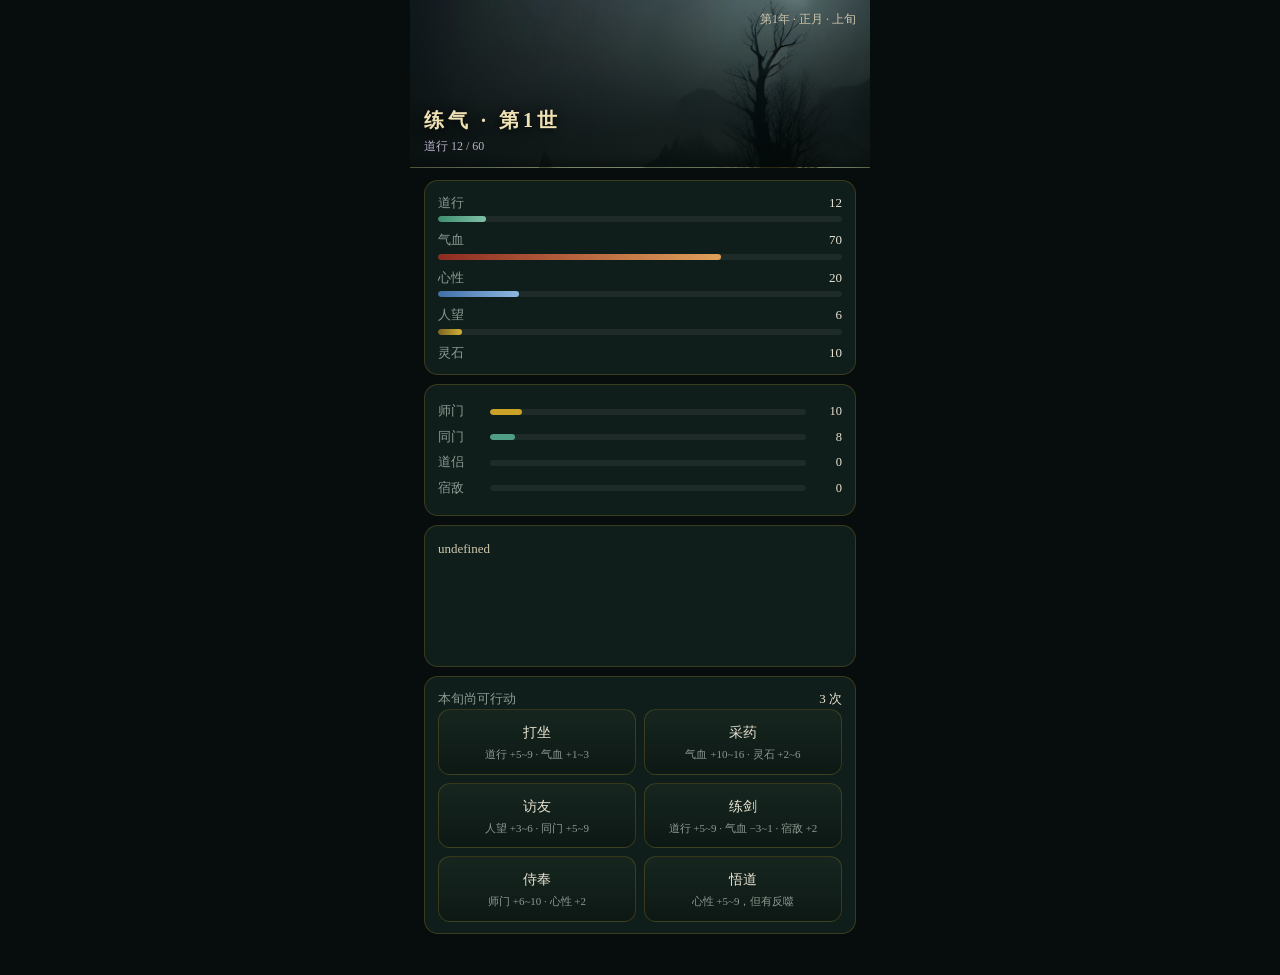
<file: shanmen/v2.html>
<!DOCTYPE html><html lang="zh-CN"><head><meta charset="utf-8">
<meta name="viewport" content="width=device-width,initial-scale=1,maximum-scale=1">
<title>山门 · 修仙养成</title><style>
:root{--panel:rgba(18,32,29,.94);--line:rgba(201,162,39,.22);--ink:#e9e3d2;--dim:#8b9a92}
*{box-sizing:border-box;-webkit-tap-highlight-color:transparent}
body{margin:0;background:#070d0c;color:var(--ink);font:15px/1.65 "Songti SC","Noto Serif SC",serif;max-width:460px;margin:0 auto;padding-bottom:20px}
#scene{position:relative;height:168px;background:#0b1412 center/cover no-repeat;border-bottom:1px solid var(--line)}
#scene::after{content:"";position:absolute;inset:0;background:linear-gradient(rgba(4,10,9,.3),rgba(4,10,9,.92))}
#scene .t{position:absolute;left:14px;bottom:10px;z-index:2}
#scene .t b{font-size:20px;letter-spacing:4px;color:#f0e2b4;text-shadow:0 2px 12px #000}
#scene .t span{display:block;font-size:12px;color:#b9b0c9}
#date{position:absolute;right:14px;top:10px;z-index:2;font-size:12px;color:#cfc7ae}
.wrap{padding:12px 14px}
.card{background:var(--panel);border:1px solid var(--line);border-radius:14px;padding:11px 13px;margin-bottom:9px}
.row{display:flex;justify-content:space-between;font-size:13px;color:var(--dim)}
.row b{color:var(--ink);font-weight:500}
.bar{height:6px;border-radius:4px;background:rgba(255,255,255,.06);overflow:hidden;margin:3px 0 7px}
.bar i{display:block;height:100%;border-radius:4px;transition:width .3s}
.rel{display:flex;align-items:center;gap:8px;font-size:12.5px;margin:5px 0;color:var(--dim)}
.rel .n{width:44px}.rel .bar{flex:1;margin:0}.rel b{width:28px;text-align:right;color:var(--ink);font-weight:400}
.acts{display:grid;grid-template-columns:1fr 1fr;gap:8px}
.act{padding:11px 8px;border-radius:12px;border:1px solid var(--line);background:linear-gradient(180deg,#16261f,#0d1815);color:var(--ink);font:inherit;font-size:14px;cursor:pointer}
.act:active{transform:scale(.98)}.act:disabled{opacity:.35}
.act small{display:block;font-size:11px;color:var(--dim);margin-top:3px;line-height:1.4}
#log{height:118px;overflow-y:auto;font-size:13px;line-height:1.8;color:#cfc7ae}
.g{color:#8fd6a8}.b{color:#e0806a}.y{color:#e8c96a}.p{color:#c9a9e0}
.overlay{position:fixed;inset:0;z-index:20;background:rgba(4,9,8,.93);display:flex;align-items:center;justify-content:center;padding:18px}
.modal{width:100%;max-width:420px;background:linear-gradient(180deg,#16261f,#0b1513);border:1px solid rgba(201,162,39,.35);border-radius:16px;padding:18px}
.modal h2{margin:0 0 6px;font-size:19px;letter-spacing:3px;color:#f0e2b4}
.modal p{margin:0 0 12px;font-size:13.5px;color:#c3bbcd;line-height:1.8}
.opt{padding:12px 14px;margin-bottom:8px;border-radius:12px;border:1px solid var(--line);background:#12211e;font-size:14px;cursor:pointer}
.opt i{display:block;font-size:11.5px;color:var(--dim);margin-top:3px;font-style:normal}
.hide{display:none!important}
.foot{text-align:center;font-size:11px;color:#5d6a64}
</style></head><body>
<div id="scene"><div id="date"></div><div class="t"><b id="realmName">练气</b><span id="realmHint"></span></div></div>
<div class="wrap">
<div class="card">
 <div class="row"><span>道行</span><b id="v-dao">0</b></div><div class="bar"><i id="b-dao" style="background:linear-gradient(90deg,#3f8f6f,#7fc0a8)"></i></div>
 <div class="row"><span>气血</span><b id="v-hp">0</b></div><div class="bar"><i id="b-hp" style="background:linear-gradient(90deg,#8f2b22,#e0a05a)"></i></div>
 <div class="row"><span>心性</span><b id="v-mind">0</b></div><div class="bar"><i id="b-mind" style="background:linear-gradient(90deg,#3f6fa8,#8fb8e0)"></i></div>
 <div class="row"><span>人望</span><b id="v-fame">0</b></div><div class="bar"><i id="b-fame" style="background:linear-gradient(90deg,#7a6420,#d4af37)"></i></div>
 <div class="row" style="margin-top:5px"><span>灵石</span><b id="v-stone">0</b></div>
</div>
<div class="card">
 <div class="rel"><span class="n">师门</span><div class="bar"><i id="b-master" style="background:#c9a227"></i></div><b id="v-master">0</b></div>
 <div class="rel"><span class="n">同门</span><div class="bar"><i id="b-peer" style="background:#4f9e86"></i></div><b id="v-peer">0</b></div>
 <div class="rel"><span class="n">道侣</span><div class="bar"><i id="b-love" style="background:#b45a7a"></i></div><b id="v-love">0</b></div>
 <div class="rel"><span class="n">宿敌</span><div class="bar"><i id="b-foe" style="background:#a8342a"></i></div><b id="v-foe">0</b></div>
</div>
<div class="card"><div id="log"></div></div>
<div class="card"><div class="row"><span>本旬尚可行动</span><b id="left">3 次</b></div>
 <div class="acts" id="acts"></div></div>
<div class="foot" id="foot"></div>
</div>
<div id="modal" class="overlay hide"><div class="modal" id="modalBox"></div></div>
<script>

/* ===== 数据 ===== */
const REALMS = [
 {n:'练气', need:60}, {n:'筑基', need:110}, {n:'金丹', need:170}, {n:'元婴', need:240},
 {n:'化神', need:320}, {n:'炼虚', need:410}, {n:'合体', need:510}, {n:'大乘', need:620},
 {n:'渡劫', need:740}, {n:'仙', need:999}
];
const TRIAL = [
 {id:'lianqi', t:'饥寒',   q:'饿的时候，道是很远的东西。'},
 {id:'zhuji',  t:'别离',   q:'有些门，出去一次就再也推不开了。'},
 {id:'jindan', t:'名利',   q:'第一次收下的时候，手是抖的。'},
 {id:'yuanying',t:'病苦',  q:'年轻时拿命换钱，老了拿钱换命。'},
 {id:'huashen',t:'众叛',   q:'你解释一次，他们说你狡辩。'},
 {id:'lianxu', t:'孤绝',   q:'越往上走，能听懂你说话的人越少。'},
 {id:'heti',   t:'衰朽',   q:'时间不跟你吵，它只是每天都在拿走一点。'},
 {id:'dacheng',t:'权柄',   q:'权力不腐蚀人，它只是把人放大了。'},
 {id:'dujie',  t:'死惧',   q:'你不是怕死，你是怕死了也没人记得。'},
 {id:'xian',   t:'虚无',   q:'天门开了，门口站的是你。'}
];
const ACTS = [
 {id:'xiu', n:'打坐', d:'道行 +5~9 · 气血 +1~3', fx:{dao:[5,9], mind:[0,2], hp:[1,3]}},
 {id:'yao', n:'采药', d:'气血 +10~16 · 灵石 +2~6', fx:{hp:[10,16], stone:[2,6]}},
 {id:'fang',n:'访友', d:'人望 +3~6 · 同门 +5~9', fx:{fame:[3,6], peer:[5,9]}},
 {id:'jian',n:'练剑', d:'道行 +5~9 · 气血 −3~1 · 宿敌 +2', fx:{dao:[5,9], hp:[-3,-1], foe:[2,3]}},
 {id:'shi', n:'侍奉', d:'师门 +6~10 · 心性 +2', fx:{master:[6,10], mind:[2,3]}},
 {id:'wu',  n:'悟道', d:'心性 +5~9，但有反噬', gamble:true}
];
/* 月度事件：选择改属性，有的会留下 flag */
const EVENTS = [
 {id:'tang', t:'夜里的糖', txt:'枕边多了一包糖，纸粗，带着熏香。',
  opts:[{n:'收好，第二天问', fx:{love:[5,8]}, flag:'tang_kept'},
        {n:'分给最小的那个', fx:{peer:[6,9], love:[2,3]}},
        {n:'不动，放回原处', fx:{mind:[3,5]}}]},
 {id:'yao', t:'药庐缺人', txt:'药庐的老修士缺个帮手，活儿累，但能学东西。',
  opts:[{n:'去帮忙', fx:{dao:[4,7], hp:[-8,-4], master:[3,5]}},
        {n:'推说身子弱', fx:{mind:[2,3], master:[-3,-1]}}]},
 {id:'jiu', t:'同门借灵石', txt:'同门弟子红着脸，说家里出了事。',
  opts:[{n:'借 20 灵石', cost:20, fx:{peer:[8,12], fame:[2,4]}, flag:'lent'},
        {n:'只借 5', cost:5, fx:{peer:[3,5]}},
        {n:'说没有', fx:{peer:[-4,-2], mind:[1,2]}}]},
 {id:'jian',t:'后山有人', txt:'后山石阶上坐着个人，看见你，站了起来。',
  opts:[{n:'迎上去', fx:{foe:[6,9], dao:[3,5]}},
        {n:'绕开', fx:{mind:[2,4], fame:[-2,-1]}}]},
 {id:'shi', t:'师父问话', txt:'师父问你这半年学了什么。',
  opts:[{n:'照实说', fx:{master:[5,8], mind:[2,3]}},
        {n:'挑好听的说', fx:{master:[8,12], mind:[-3,-1]}, flag:'lied'}]},
 {id:'yu',  t:'雨夜', txt:'雨下了三天，你在窗边坐了很久。',
  opts:[{n:'继续打坐', fx:{dao:[5,8], hp:[-4,-2]}},
        {n:'睡一觉', fx:{hp:[6,9], mind:[1,2]}}]},
 {id:'jiu2',t:'酒席', txt:'山门办席，有人来敬酒。',
  opts:[{n:'喝', fx:{fame:[4,7], hp:[-5,-2]}},
        {n:'推了', fx:{mind:[2,3], fame:[-3,-1]}}]},
 {id:'shu', t:'藏书阁', txt:'阁里有一本没登记的残卷。',
  opts:[{n:'抄一份', fx:{dao:[6,9], mind:[-2,-1]}, flag:'stole_book'},
        {n:'报给执事', fx:{master:[6,9], peer:[-3,-1]}}]}
];

const KEY='shanmen_v2';
let S=null;
function fresh(){return{y:1,m:1,x:1,left:3,dao:12,hp:70,mind:20,fame:6,stone:10,master:10,peer:8,love:0,foe:0,realm:0,wounds:0,flags:{},lives:1,log:['你被送进山门那日，雪还没化。']};}
function load(){try{const d=JSON.parse(localStorage.getItem(KEY));if(d&&d.dao!=null){S=d;return;}}catch(e){}S=fresh();}
function save(){try{localStorage.setItem(KEY,JSON.stringify(S));}catch(e){}}
const $=s=>document.querySelector(s);
const rnd=(a,b)=>Math.floor(Math.random()*(b-a+1))+a;
const clamp=(v)=>Math.max(0,Math.min(100,v));
function addLog(t,c){S.log.unshift({t,c:c||''});if(S.log.length>60)S.log.pop();}
function realm(){return REALMS[S.realm];}
function render(){
 const R=realm();
 $('#date').textContent=`第${S.y}年 · ${['正','二','三','四','五','六','七','八','九','十','冬','腊'][S.m-1]}月 · ${['上','中','下'][S.x-1]}旬`;
 $('#realmName').textContent=`${R.n} · 第${S.lives}世`;
 $('#realmHint').textContent=`道行 ${Math.round(S.dao)} / ${R.need}`;
 $('#scene').style.backgroundImage=`url('../art/${TRIAL[Math.min(9,S.realm)].id}.jpg?v=3')`;
 ['dao','hp','mind','fame'].forEach(k=>{$('#v-'+k).textContent=Math.round(S[k]);$('#b-'+k).style.width=clamp(S[k])+'%';});
 $('#v-stone').textContent=S.stone;
 ['master','peer','love','foe'].forEach(k=>{$('#v-'+k).textContent=S[k];$('#b-'+k).style.width=clamp(S[k])+'%';});
 $('#left').textContent=S.left+' 次';
 $('#acts').innerHTML=ACTS.map(a=>`<button class="act" data-a="${a.id}" ${S.left<=0?'disabled':''}>${a.n}<small>${a.d}</small></button>`).join('');
 $('#acts').querySelectorAll('[data-a]').forEach(b=>b.onclick=()=>doAct(b.dataset.a));
 $('#log').innerHTML=S.log.map(l=>`<div class="${l.c}">${l.t}</div>`).join('');
}
function label(k){return{dao:'道行',hp:'气血',mind:'心性',fame:'人望',master:'师门',peer:'同门',love:'道侣',foe:'宿敌'}[k]||k;}
function doAct(id){
 if(S.left<=0)return;
 const a=ACTS.find(x=>x.id===id);S.left--;
 if(a.gamble){
  if(Math.random()<0.62){const g=rnd(5,9);S.mind=clamp(S.mind+g);addLog(`对着山雾坐了半日，忽然明白一点。心性 +${g}`,'g');}
  else{const l=rnd(3,7);S.hp=clamp(S.hp-l);S.mind=clamp(S.mind+2);addLog(`想得太深，气机乱了。气血 −${l}，心性 +2`,'b');}
 }else{
  const parts=[];
  for(const [k,v] of Object.entries(a.fx)){
   const d=Array.isArray(v)?rnd(v[0],v[1]):v;
   if(k==='stone'){S.stone=Math.max(0,S.stone+d);parts.push(`灵石 ${d>=0?'+':''}${d}`);}
   else{ S[k] = (k==='dao') ? Math.min(realm().need, Math.max(0,S[k]+d)) : clamp(S[k]+d); parts.push(`${label(k)} ${d>=0?'+':''}${d}`); }
  }
  addLog(`${a.n}：${parts.join(' · ')}`,'y');
 }
 if(S.hp<=0){ S.wounds=(S.wounds||0)+1;
   if(S.wounds>=3) return endLife('气竭');
   S.hp=1; S.dao=Math.round(S.dao*0.85);
   addLog('你伤了根本，勉强撑住。（重伤 '+S.wounds+'/3）','b');
 }
 if(S.dao>=realm().need && (S.realmXun||0)>=12) return breakthrough();
 if(S.left===0)return endXun();
 render();save();
}
function endXun(){
 S.x++;
 if(S.x>3){
  S.x=1;S.m++;S.realmXun=(S.realmXun||0)+1;S.master=clamp(S.master-1);
  if(S.m>12){ S.m=1; S.y++; return showTrial(); }
  if(Math.random()<0.8)return showEvent();
 }
 S.left=3;addLog('—— 新的一旬 ——','g');render();save();
}
function afterEvent(){
 S.left=3;
 addLog('—— 新的一旬 ——','g');
 if(S.dao>=realm().need && (S.realmXun||0)>=12) return breakthrough();
 render();save();
}
function showEvent(){
 const ev=EVENTS[rnd(0,EVENTS.length-1)];
 const box=$('#modalBox');
 box.innerHTML=`<h2>${ev.t}</h2><p>${ev.txt}</p>`+ev.opts.map((o,i)=>`<div class="opt" data-i="${i}">${o.n}${o.cost?`<i>需灵石 ${o.cost}</i>`:''}</div>`).join('');
 $('#modal').classList.remove('hide');
 box.querySelectorAll('.opt').forEach(el=>el.onclick=()=>{
  const o=ev.opts[+el.dataset.i];
  if(o.cost&&S.stone<o.cost){addLog('灵石不够。','b');$('#modal').classList.add('hide');return afterEvent();}
  if(o.cost)S.stone-=o.cost;
  const parts=[];
  for(const [k,v] of Object.entries(o.fx||{})){const d=Array.isArray(v)?rnd(v[0],v[1]):v; S[k]=(k==='dao')?Math.min(realm().need,Math.max(0,S[k]+d)):clamp(S[k]+d); parts.push(`${label(k)} ${d>=0?'+':''}${d}`);}
  if(o.flag)S.flags[o.flag]=true;
  addLog(`【${ev.t}】${o.n} → ${parts.join(' · ')||'什么也没发生'}`,'p');
  $('#modal').classList.add('hide');afterEvent();
 });
}
function showTrial(){
 const R=realm();
 const score=Math.round(S.dao*0.9+S.mind*0.7+S.hp*0.5+S.fame*0.3+S.master*0.2);
 const need=Math.round(R.need*1.15);
 const ok=score>=need;
 const box=$('#modalBox');
 box.innerHTML=`<h2>第${S.y-1}年 · ${TRIAL[S.realm].t}</h2>
  <p>${TRIAL[S.realm].q}</p>
  <p style="color:#8b9a92">这一劫要 <b style="color:#e8c96a">${need}</b> 分，你现在 <b style="color:${ok?'#8fd6a8':'#e0806a'}">${score}</b> 分<br>
  道行 ${Math.round(S.dao)} · 心性 ${Math.round(S.mind)} · 气血 ${Math.round(S.hp)} · 人望 ${Math.round(S.fame)}</p>
  <div class="opt" data-go="1">${ok?'迎劫':'硬着头皮上'}</div>`;
 $('#modal').classList.remove('hide');
 box.querySelector('[data-go]').onclick=()=>{$('#modal').classList.add('hide');resolveTrial(score,need);};
}
function resolveTrial(score,need){
 if(score>=need){
  S.realm=Math.min(9,S.realm+1);S.dao=Math.round(S.dao*0.4);S.realmXun=0;S.hp=clamp(S.hp-10);S.stone+=30+S.realm*10;
  addLog(`<b>渡过了 · 境界 → ${realm().n}</b>（灵石 +${30+S.realm*10}）`,'g');
  if(S.realm>=9)return ending('登仙');
  S.left=3;render();save();return;
 }
 const dmg=rnd(18,34);S.hp=clamp(S.hp-dmg);
 const f=Math.random();
 if(f<0.25){S.realm=Math.max(0,S.realm-1);S.dao=Math.round(S.dao*0.6);addLog(`劫没渡过，境界跌落。气血 −${dmg}`,'b');}
 else if(f<0.75){S.dao=Math.round(S.dao*0.75);addLog(`劫没渡过，气血 −${dmg}，道行受损`,'b');}
 else return endLife('劫殒');
 if(S.hp<=0)return endLife('劫殒');
 S.left=3;render();save();
}
function breakthrough(){
 S.realm=Math.min(9,S.realm+1);S.dao=0;S.realmXun=0;
 addLog(`<b>道行圆满 · 境界 → ${realm().n}</b>`,'g');
 if(S.realm>=9)return ending('登仙');
 render();save();
 if(S.left<=0) endXun();
}
function endLife(cause){
 S.hp=0;addLog(`你倒下了。${cause}。`,'b');
 const box=$('#modalBox');
 box.innerHTML=`<h2>死</h2><p>${cause}。</p><p style="color:#8b9a92">第${S.lives}世 · ${realm().n} · 道行 ${Math.round(S.dao)} · 心性 ${Math.round(S.mind)}</p><div class="opt" data-go="1">再活一世（保留三成道行）</div>`;
 $('#modal').classList.remove('hide');
 box.querySelector('[data-go]').onclick=()=>{
  const keep=Math.round(S.dao*0.3),lives=S.lives+1,mind=S.mind;
  S=fresh();S.lives=lives;S.dao=12+keep;S.mind=Math.max(20,Math.round(mind*0.4));
  $('#modal').classList.add('hide');addLog('你睁开眼，又是个雪天。前世还剩一点东西在身上。','g');render();save();
 };
}
function ending(kind){
 const box=$('#modalBox');
 const line=S.love>=60?'有人在山门外等你，等到雪化了。':S.love>=30?'你想过要不要去找她，最后还是没去。':'没有人来送你。';
 box.innerHTML=`<h2>${kind}</h2><p>天门开了。你回头看了一眼来路——${S.lives} 世，${S.y} 年。</p><p>${line}</p><p style="color:#8b9a92">道行 ${Math.round(S.dao)} · 心性 ${Math.round(S.mind)} · 人望 ${Math.round(S.fame)}</p><div class="opt" data-go="1">重头再来</div>`;
 $('#modal').classList.remove('hide');
 box.querySelector('[data-go]').onclick=()=>{S=fresh();$('#modal').classList.add('hide');render();save();};
}
load();render();
</script></body></html>
</file>
<file: style.css>
:root{
  --bg:#0a090d; --panel:#141019; --panel2:#1b1622; --line:#2b2436;
  --ink:#ece7f2; --dim:#8b8197; --gold:#d4af37; --gold-d:#7a6420;
  --red:#c0392b; --red-l:#e8624f; --azure:#3f79b8; --jade:#3f8f6f;
  --rc:#8b8197;
}
*{box-sizing:border-box;-webkit-tap-highlight-color:transparent}
html,body{margin:0;padding:0;height:100%}
body{
  background:
    radial-gradient(140% 90% at 50% -10%, #1d1526 0%, #0a090d 62%),
    radial-gradient(60% 40% at 80% 110%, rgba(212,175,55,.06), transparent 70%);
  color:var(--ink);
  font:15px/1.6 -apple-system,"PingFang SC","Noto Sans SC",Segoe UI,sans-serif;
  overflow-y:auto;overflow-x:hidden;
}
#fx{position:fixed;inset:0;width:100%;height:100%;pointer-events:none;z-index:60}
.app{max-width:430px;margin:0 auto;padding:12px 16px 24px;position:relative;z-index:2}
.hidden{display:none!important}
.dim{color:var(--dim)}
.tiny{font-size:12px}
.gold{color:var(--gold)}
h1{font-size:30px;letter-spacing:6px;margin:6px 0 2px;font-weight:600}
.h2{font-size:18px;letter-spacing:2px;margin:6px 0 4px;font-weight:500}
.h3{font-size:13px;letter-spacing:2px;color:var(--dim);margin:20px 0 8px;font-weight:400}

.btn{display:block;width:100%;border-radius:14px;border:1px solid var(--line);
  background:var(--panel2);color:var(--ink);font:inherit;font-size:15px;
  padding:13px;letter-spacing:3px;cursor:pointer;transition:transform .12s}
.btn:active{transform:scale(.975)}
.btn.primary{background:linear-gradient(180deg,#3b2f14,#231b10);border-color:var(--gold-d);
  color:#f3e6c0;box-shadow:0 0 24px -8px rgba(212,175,55,.45)}
.btn.ghost{background:transparent}
.btn:disabled{opacity:.35}

/* 抽灵根 */
.screen{min-height:calc(100vh - 36px);display:flex;flex-direction:column}
.gacha-head{text-align:center;margin:4px 0}
.gacha-head p{margin:0;font-size:13px}
.altar{position:relative;height:196px;display:grid;place-items:center}
.halo{position:absolute;width:180px;height:180px;border-radius:50%;
  background:radial-gradient(circle,var(--rc) 0%,transparent 66%);opacity:.18;filter:blur(10px)}
.core{position:relative;width:96px;height:96px;border-radius:50%;display:grid;place-items:center;cursor:pointer;
  background:radial-gradient(circle at 38% 32%,#2c2338,#120e18);border:1px solid var(--line);
  transition:box-shadow .4s,border-color .4s}
.core .core-txt{font-size:30px;color:var(--dim)}
.core.spin{animation:spinPulse .9s ease-in-out}
.core.reveal{border-color:var(--rc);box-shadow:0 0 40px -6px var(--rc)}
@keyframes spinPulse{0%{transform:scale(1) rotate(0)}45%{transform:scale(1.08) rotate(160deg)}
  70%{transform:scale(.94) rotate(300deg)}100%{transform:scale(1) rotate(360deg)}}
.rings{position:absolute;inset:0;pointer-events:none}
.rings i{position:absolute;left:50%;top:50%;translate:-50% -50%;border:1px solid rgba(212,175,55,.14);
  border-radius:50%;animation:ringPulse 4.5s ease-in-out infinite}
.rings i:nth-child(1){width:130px;height:130px}
.rings i:nth-child(2){width:172px;height:172px;animation-delay:.9s;border-color:rgba(212,175,55,.09)}
.rings i:nth-child(3){width:206px;height:206px;animation-delay:1.8s;border-color:rgba(212,175,55,.05)}
@keyframes ringPulse{0%,100%{opacity:.35;scale:1}50%{opacity:1;scale:1.05}}
.rarity-card{margin:2px 0 12px;padding:14px;border-radius:16px;border:1px solid var(--line);
  background:linear-gradient(180deg,rgba(255,255,255,.02),transparent);text-align:center;
  transition:border-color .4s,box-shadow .4s}
.rarity-card.show{border-color:var(--rc);box-shadow:0 0 32px -14px var(--rc)}
.rc-name{font-size:22px;letter-spacing:3px;color:var(--rc);font-weight:600}
.rc-odds{font-size:12px;color:var(--dim);margin-top:2px}
.origin-chips{display:flex;gap:6px;justify-content:center;flex-wrap:wrap;margin-top:10px}
.origin-chips span{font-size:11.5px;border:1px solid var(--line);border-radius:99px;padding:3px 10px;color:#c3b8d0}
.origin-chips span b{color:var(--gold);font-weight:500}
.rc-stats{font-size:12.5px;color:#b9b0c4;margin-top:8px;line-height:1.8;white-space:pre-line}

/* 市集 */
.shop{display:grid;gap:9px;margin:10px 0}
.item{display:flex;align-items:center;justify-content:space-between;border:1px solid var(--line);
  border-radius:13px;padding:11px 13px;background:var(--panel)}
.item b{font-weight:500;font-size:14px}
.item small{display:block;color:var(--dim);font-size:11.5px;margin-top:2px}
.item button{font:inherit;font-size:13px;padding:7px 14px;border-radius:10px;cursor:pointer;
  background:#241d2e;border:1px solid var(--line);color:var(--ink)}
.item button:disabled{opacity:.3}
.bag{display:flex;gap:14px;font-size:13px;color:var(--dim);margin:6px 0 14px}

/* 战斗 */
.topbar{display:flex;justify-content:space-between;gap:8px;font-size:12px;color:var(--dim);letter-spacing:1px}
.yield{color:#8b8197;font-size:12px;border-bottom:1px dashed #3a3344;cursor:pointer;margin-left:auto}
.stage{position:relative;margin-top:4px;padding:0 0 10px;border-radius:18px;overflow:hidden;
  border:1px solid var(--line);overflow:hidden;
  background:radial-gradient(90% 80% at 50% 20%,rgba(120,80,160,.10),transparent 70%),var(--panel)}
.stage.shake{animation:shake .38s}
@keyframes shake{0%,100%{transform:translate(0,0)}15%{transform:translate(-6px,2px)}
  30%{transform:translate(5px,-3px)}45%{transform:translate(-4px,-2px)}
  60%{transform:translate(3px,3px)}80%{transform:translate(-2px,1px)}}

.foe-bar{position:relative;z-index:2;display:flex;align-items:center;gap:8px;font-size:12px;color:var(--dim)}
.foe-bar .bar{flex:1}
.foe-bar em{font-style:normal;font-variant-numeric:tabular-nums}
.bar{height:7px;border-radius:99px;background:#241d2e;overflow:hidden}
.bar>i{display:block;height:100%;width:100%;border-radius:99px;
  transition:width .45s cubic-bezier(.2,.8,.2,1);background:linear-gradient(90deg,#7d2418,#e05a48)}
.bar.hp>i{background:linear-gradient(90deg,#7d2418,#e05a48)}
.bar.mp>i{background:linear-gradient(90deg,#22456e,#4f8fd6)}

.intents{position:relative;z-index:2;display:flex;gap:7px;margin-top:10px}
.intent{flex:1;text-align:center;font-size:10.5px;color:var(--dim);border:1px solid var(--line);
  border-radius:11px;padding:6px 3px;background:#171320}
.intent b{display:block;font-size:13px;color:#cfc7d8;margin-top:1px}
.intent.now{border-color:var(--gold-d);background:#211b12}
.intent.atk b{color:var(--red-l)}
.intent.charge b{color:var(--gold)}
.intent.guard b{color:var(--jade)}
.intent.lethal{border-color:#8c2a20;background:#2a1210;animation:lethalPulse 1s infinite}
@keyframes lethalPulse{0%,100%{box-shadow:0 0 0 0 rgba(200,40,30,.5)}50%{box-shadow:0 0 0 5px rgba(200,40,30,0)}}

.speech{position:absolute;left:10px;right:10px;top:6px;z-index:5;background:rgba(20,12,24,.95);
  border:1px solid rgba(196,90,80,.35);border-radius:12px;padding:9px 12px;font-size:12.5px;
  color:#e6c8c2;box-shadow:0 8px 28px -12px #000;animation:speechIn .25s ease-out}
@keyframes speechIn{from{opacity:0;transform:translateY(-6px)}to{opacity:1;transform:none}}
.speech::after{content:"";position:absolute;left:32px;bottom:-6px;width:10px;height:10px;
  background:inherit;border-right:1px solid rgba(196,90,80,.35);border-bottom:1px solid rgba(196,90,80,.35);
  transform:rotate(45deg)}

.self{margin-top:10px;padding:11px 13px;border-radius:16px;border:1px solid var(--line);background:var(--panel)}
.self .line{display:flex;justify-content:space-between;font-size:12px;color:var(--dim);margin:1px 0 4px}
.self .line b{color:var(--ink);font-weight:500;font-variant-numeric:tabular-nums}
.self .bar{margin-bottom:9px}
.tags{display:flex;gap:7px;flex-wrap:wrap}
.tag{font-size:11px;border:1px solid var(--line);border-radius:99px;padding:2px 9px;color:#b9b0c4}

.log{margin-top:10px;padding:9px 12px;border-radius:13px;background:rgba(255,255,255,.018);
  font-size:12.5px;color:var(--dim);min-height:56px;max-height:92px;overflow-y:auto;line-height:1.8}
.log b{color:var(--ink);font-weight:500}
.log .good{color:#79c98a}.log .bad{color:var(--red-l)}.log .crit{color:var(--gold)}

.acts{display:grid;grid-template-columns:repeat(3,1fr);gap:8px;margin-top:10px}
.act{font:inherit;text-align:center;padding:10px 4px;border-radius:13px;cursor:pointer;
  background:#191420;border:1px solid var(--line);color:var(--ink);transition:transform .1s}
.act:active{transform:scale(.96)}
.act b{display:block;font-size:13.5px;font-weight:500}
.act em{display:block;font-size:10.5px;color:var(--dim);font-style:normal;margin-top:1px}
.act.atk{border-color:#4b2a28}.act.spell{border-color:#28425c}
.act.guard{border-color:#2a4636}.act.pill{border-color:#4a3d1c}
.act.talis{border-color:#3b2f4a}.act.yield{border-color:#3a2a2a}
.act:disabled{opacity:.3}



/* ============ 视觉升级 ============ */
body::before{
  content:"";position:fixed;inset:-20%;z-index:0;pointer-events:none;
  background:
    radial-gradient(38% 30% at 20% 12%, rgba(120,80,180,.14), transparent 70%),
    radial-gradient(30% 26% at 82% 26%, rgba(200,80,60,.10), transparent 72%),
    radial-gradient(46% 34% at 50% 96%, rgba(60,120,160,.12), transparent 72%);
  animation:fogDrift 24s ease-in-out infinite alternate;
}
@keyframes fogDrift{ from{transform:translate3d(-1.5%, -1%,0) scale(1)} to{transform:translate3d(1.5%,1.5%,0) scale(1.05)} }

.btn{position:relative;overflow:hidden;box-shadow:0 1px 0 rgba(255,255,255,.05) inset, 0 10px 26px -18px #000}
.btn.primary{background:linear-gradient(180deg,#4a3a16,#2a2010 60%,#1d1710);text-shadow:0 1px 8px rgba(212,175,55,.35)}
.btn::after{content:"";position:absolute;inset:0;background:linear-gradient(180deg,rgba(255,255,255,.07),transparent 45%);pointer-events:none}

.bar{position:relative}
.bar>i::after{content:"";position:absolute;inset:0;background:linear-gradient(180deg,rgba(255,255,255,.35),transparent 60%);opacity:.5}

.act{background:linear-gradient(180deg,#221a2c,#161120);box-shadow:0 1px 0 rgba(255,255,255,.04) inset,0 8px 20px -16px #000}
.act:active{filter:brightness(1.15)}
.act.atk{box-shadow:0 0 20px -14px #ff7b6b,0 1px 0 rgba(255,255,255,.05) inset}
.act.spell{box-shadow:0 0 20px -14px #5f9bff,0 1px 0 rgba(255,255,255,.05) inset}

.stage{
  background:
    radial-gradient(90% 80% at 50% 18%, rgba(120,80,160,.14), transparent 68%),
    linear-gradient(180deg,#171220,#100c16);
  box-shadow:0 0 0 1px rgba(255,255,255,.02) inset, 0 20px 50px -34px #000;
}

/* 突破闪光 */
.break-flash{position:fixed;inset:0;z-index:95;pointer-events:none;
  background:radial-gradient(circle at 50% 45%, rgba(255,236,180,.95), rgba(212,175,55,.35) 30%, transparent 65%);
  animation:breakFlash 1.1s ease-out forwards}
@keyframes breakFlash{0%{opacity:0;transform:scale(.6)}25%{opacity:1;transform:scale(1)}100%{opacity:0;transform:scale(1.5)}}
.break-text{position:fixed;left:50%;top:42%;translate:-50% -50%;z-index:96;pointer-events:none;
  color:#ffe9b0;font-size:30px;letter-spacing:10px;text-shadow:0 0 30px rgba(255,200,90,.9);
  animation:breakText 1.6s ease-out forwards}
@keyframes breakText{0%{opacity:0;transform:translate(-50%,10px) scale(.9)}
  30%{opacity:1;transform:translate(-50%,-6px) scale(1)}
  100%{opacity:0;transform:translate(-50%,-40px) scale(1.05)}}

.trial{padding:2px 6px 10px;text-align:center}
.trial-tag{font-size:15px;letter-spacing:3px;color:#e6d7b0}
.trial-tag b{color:#ffd76a;font-size:18px;letter-spacing:5px;text-shadow:0 0 18px rgba(255,200,90,.5)}
.trial-quote{margin-top:6px;font-size:12.5px;color:#b9b0c9;line-height:1.7;font-style:italic}
.trial-note{margin-top:4px;font-size:11.5px;color:#7d7489;line-height:1.6}

#foeCanvas{display:block;width:100%;height:min(52vh,400px);background:transparent;position:relative;z-index:1}
.foe-bar{position:relative;z-index:2;padding:6px 12px 0}
.intents{display:flex;align-items:center;gap:8px;padding:8px 12px 0;flex-wrap:wrap}
.peek{margin-left:auto;background:rgba(120,160,240,.12);border:1px solid rgba(140,180,255,.3);
  color:#c9d8ff;font-size:11.5px;padding:5px 10px;border-radius:999px;cursor:pointer}
.peek:disabled{opacity:.35;cursor:default}

.inner{display:block;margin:4px 0;color:#9aa0b8;font-style:italic;opacity:.85}
.sign-off{margin-top:14px;padding-top:10px;border-top:1px solid rgba(255,255,255,.07);
  font-size:12.5px;color:#9c93ad;letter-spacing:.5px;line-height:1.8}

.dao-cards{display:grid;gap:12px;margin-top:18px}
.dao-card{position:relative;padding:18px 16px;border-radius:16px;cursor:pointer;
  background:linear-gradient(180deg,rgba(30,24,40,.9),rgba(16,12,22,.95));
  border:1px solid rgba(212,175,55,.22)}
.dao-card:active{transform:scale(.99)}
.dao-card .k{font-size:11.5px;letter-spacing:4px;color:#8f86a0;margin-bottom:8px}
.dao-card .t{font-size:17px;color:#f0e2b4;line-height:1.6}
.dao-card .d{font-size:12px;color:#9b93ab;margin-top:6px;line-height:1.7}
.dao-card.quote{border-color:rgba(150,190,255,.35)}
.dao-card.quote .t{color:#dfe8ff;font-style:italic}

.quote-list{display:grid;gap:8px;margin:8px 0 18px}
.qline{font-size:13px;color:#cfd7ff;font-style:italic;line-height:1.7;
  padding:9px 12px;border-left:2px solid rgba(150,190,255,.35);background:rgba(120,160,240,.05);border-radius:0 8px 8px 0}

.possess-list{display:grid;gap:10px;margin-top:14px}
.possess-row{display:flex;justify-content:space-between;align-items:center;
  padding:14px 16px;border-radius:14px;cursor:pointer;
  background:linear-gradient(180deg,rgba(40,22,26,.85),rgba(18,10,14,.95));
  border:1px solid rgba(200,90,70,.25)}
.possess-row:active{transform:scale(.99)}
.possess-row .pct{color:#e0806a;font-size:12px;letter-spacing:1px}

.hero-ink{position:absolute;right:-24px;bottom:-10px;height:78%;width:auto;pointer-events:none;
  opacity:.30;filter:invert(1) brightness(1.7) contrast(1.15);mix-blend-mode:screen;z-index:0}
#s-gacha{position:relative;overflow:hidden}
#s-gacha .altar, #s-gacha h1, #s-gacha .btn, #s-gacha .bag{position:relative;z-index:2}

.mute{position:absolute;right:12px;top:10px;z-index:5;background:rgba(12,24,22,.7);
  border:1px solid rgba(201,162,39,.25);color:#d8cfae;border-radius:999px;
  width:34px;height:34px;font-size:14px;cursor:pointer}

.foe-art{position:absolute;left:50%;top:0;transform:translateX(-50%);height:62%;width:auto;
  pointer-events:none;z-index:1;opacity:.9;
  mix-blend-mode:screen;filter:brightness(.82) contrast(1.5) saturate(.55);
  -webkit-mask-image:radial-gradient(closest-side, #000 48%, rgba(0,0,0,.55) 68%, transparent 86%);
  mask-image:radial-gradient(closest-side, #000 48%, rgba(0,0,0,.55) 68%, transparent 86%);
  filter:drop-shadow(0 0 22px rgba(150,190,255,.18)) drop-shadow(0 0 60px rgba(90,140,220,.10));
  animation:foeBreathe 5.5s ease-in-out infinite}
@keyframes foeBreathe{0%,100%{transform:translateX(-50%) scale(1)}50%{transform:translateX(-50%) scale(1.035)}}
.foe-art.hit{animation:foeHit .32s ease-out}
@keyframes foeHit{0%{filter:drop-shadow(0 0 40px rgba(255,120,90,.9)) brightness(1.6)}100%{filter:drop-shadow(0 0 22px rgba(150,190,255,.18))}}

/* 洞府 */
.cave-head{display:flex;justify-content:space-between;align-items:baseline}
.cave-head b{color:var(--gold)}
.tabs{display:flex;gap:6px;margin:10px 0 12px;overflow-x:auto;padding-bottom:2px}
.tab{flex:0 0 auto;font:inherit;font-size:12.5px;padding:7px 13px;border-radius:99px;
  border:1px solid var(--line);background:transparent;color:var(--dim);cursor:pointer}
.tab.on{color:#f3e6c0;border-color:var(--gold-d);background:#241f18}
.pane{padding-bottom:8px}
.ident{border:1px solid var(--line);border-radius:13px;padding:11px 12px;margin-bottom:8px;
  background:var(--panel);display:flex;justify-content:space-between;align-items:center;gap:10px}
.ident.lock{opacity:.42}
.ident b{font-size:14px;display:block}
.ident small{color:var(--dim);font-size:11.5px}
.ident button{font:inherit;font-size:12px;padding:6px 12px;border-radius:9px;cursor:pointer;
  background:#241d2e;border:1px solid var(--line);color:var(--ink);white-space:nowrap}
.ident.on{border-color:var(--gold-d);background:#1d1810}
.art{border:1px solid var(--line);border-radius:13px;padding:11px 12px;margin-bottom:8px;
  background:var(--panel)}
.art.equipped{border-color:var(--jade);background:#131c17}
.art .top{display:flex;justify-content:space-between;align-items:center}
.art b{font-size:14px}
.art .tagx{font-size:10.5px;padding:1px 7px;border-radius:99px;border:1px solid var(--line);color:var(--dim)}
.art .tagx.perm{color:var(--gold);border-color:var(--gold-d)}
.art small{display:block;color:var(--dim);font-size:11.5px;margin-top:3px;line-height:1.6}
.art .ops{margin-top:8px;display:flex;gap:8px}
.art .ops button{font:inherit;font-size:11.5px;padding:5px 11px;border-radius:8px;cursor:pointer;
  background:#241d2e;border:1px solid var(--line);color:var(--ink)}
.borrow-box{border:1px solid var(--line);border-radius:13px;padding:12px;margin-bottom:10px;background:var(--panel)}
.borrow-h{font-size:12px;color:var(--dim);margin-bottom:7px;letter-spacing:1px}
.borrow-box textarea{width:100%;background:#0f0c14;border:1px solid var(--line);border-radius:9px;
  color:#cfc7d8;font:12px/1.6 ui-monospace,Menlo,monospace;padding:8px;resize:none;margin-bottom:8px}
.world-card{border:1px solid var(--gold-d);border-radius:14px;padding:14px;margin-bottom:10px;
  background:linear-gradient(180deg,#1e1810,#141019);text-align:center}
.world-card .wc-name{font-size:13px;color:var(--dim)}
.world-card .wc-score{font-size:30px;color:var(--gold);letter-spacing:2px;margin:4px 0}
.world-card .wc-sub{font-size:12px;color:#b9b0c4}

/* 心魔幻境 */
.offer-wrap{margin:auto 0;padding:8px 0}
.offer-title{text-align:center;font-size:20px;letter-spacing:6px;color:var(--red-l);margin-bottom:6px}
.offer-sub{text-align:center;font-size:13px;color:#c9bcc0;line-height:1.9;margin:0 0 16px}
.offer-card{border:1px solid var(--line);border-radius:16px;padding:14px;margin-bottom:10px;
  background:linear-gradient(180deg,#1b1420,#141019);cursor:pointer;transition:.15s}
.offer-card:active{transform:scale(.98)}
.offer-card b{display:block;font-size:15px;margin-bottom:4px}
.offer-card span{font-size:12.5px;color:var(--dim);line-height:1.7;display:block}
.offer-card .cost{color:var(--red-l);font-size:11.5px;margin-top:6px;display:block}
.offer-card.rec{border-color:var(--gold-d)}

/* 结算 */
.res-title{text-align:center;font-size:23px;letter-spacing:4px;margin:18px 0 4px}
.stars{text-align:center;font-size:32px;letter-spacing:8px;color:var(--gold);margin-bottom:6px}
.ending{text-align:center;font-size:13.5px;color:#cbbfda;line-height:1.9;margin:0 auto 14px;max-width:330px}
.recap{border:1px solid #3a2a2a;background:#171014;border-radius:13px;padding:11px 13px;margin-bottom:12px}
.recap-h{font-size:11.5px;letter-spacing:2px;color:var(--red-l);margin-bottom:6px}
.recap-b{font-size:12.5px;color:#cfc3c6;line-height:1.9}
.recap-b b{color:#f0d9a0;font-weight:500}
.res-stats{border-top:1px solid var(--line);border-bottom:1px solid var(--line);padding:8px 0;margin-bottom:14px}
.res-stats .row{display:flex;justify-content:space-between;font-size:13px;padding:5px 2px;color:var(--dim)}
.res-stats .row b{color:var(--ink);font-weight:500}
.dex-new{text-align:center;color:var(--gold);font-size:12px;letter-spacing:2px;margin-bottom:10px}

/* 图鉴 */
.dex-grid{display:grid;grid-template-columns:1fr 1fr;gap:8px}
.dex{border:1px solid var(--line);border-radius:12px;padding:10px;font-size:12px;
  background:var(--panel);color:var(--dim);min-height:56px}
.dex.got{color:var(--ink);border-color:var(--gold-d);background:#1d1810}
.dex b{display:block;font-size:13px;margin-bottom:2px}

.realm-row{margin-bottom:12px}
.realm-h{font-size:12px;color:var(--dim);letter-spacing:1px;margin-bottom:5px}
.realm-h em{font-style:normal;color:var(--gold);font-size:11px}
.realm-grid{display:grid;grid-template-columns:repeat(5,1fr);gap:4px}
.ecell{font-size:10px;text-align:center;padding:6px 2px;border-radius:6px;border:1px solid var(--line);
  color:#4b4457;background:#141019;overflow:hidden;white-space:nowrap}
.ecell.got{color:#f3e6c0;border-color:var(--gold-d);background:#1d1810}

.board .row{display:flex;justify-content:space-between;font-size:12.5px;padding:7px 2px;
  border-bottom:1px dashed var(--line);color:var(--dim)}
.board .row b{color:var(--ink);font-weight:500}

.float-dmg{position:absolute;z-index:70;font-size:18px;font-weight:600;color:#ffdf9a;
  text-shadow:0 2px 10px rgba(0,0,0,.8);pointer-events:none;animation:floatUp .9s ease-out forwards}
.float-dmg.hurt{color:#ff7b6b}
.float-dmg.big{font-size:24px;color:#ff9b7a}
@keyframes floatUp{0%{opacity:0;transform:translateY(6px) scale(.8)}
  25%{opacity:1;transform:translateY(-6px) scale(1.15)}
  100%{opacity:0;transform:translateY(-52px) scale(1)}}
.slash{position:absolute;z-index:65;width:180px;height:3px;border-radius:99px;
  background:linear-gradient(90deg,transparent,#fff,rgba(255,255,255,.2),transparent);
  filter:blur(.4px);pointer-events:none;animation:slashOut .34s ease-out forwards}
@keyframes slashOut{0%{opacity:0;transform:rotate(var(--a,-22deg)) scaleX(.2)}
  30%{opacity:1;transform:rotate(var(--a,-22deg)) scaleX(1)}
  100%{opacity:0;transform:rotate(var(--a,-22deg)) scaleX(1.1) translateY(-6px)}}
.vignette{position:fixed;inset:0;pointer-events:none;z-index:58;
  box-shadow:inset 0 0 120px rgba(200,40,30,.55);animation:vig .5s ease-out forwards}
@keyframes vig{0%{opacity:0}25%{opacity:1}100%{opacity:0}}

.share-canvas{width:100%;height:auto;border-radius:14px;border:1px solid var(--line);display:block}
.card-wrap{display:flex;flex-direction:column;gap:10px;padding-top:4px}
.card-ops{display:grid;gap:8px}

.toast{position:fixed;left:50%;bottom:14%;translate:-50% 0;z-index:90;
  background:rgba(24,16,28,.95);border:1px solid var(--line);border-radius:99px;
  padding:9px 18px;font-size:13px;color:var(--ink);animation:toastIn .3s ease-out}
@keyframes toastIn{from{opacity:0;translate:-50% 8px}to{opacity:1;translate:-50% 0}}

@media (max-height:730px){
  .app{padding:8px 12px 16px}
  #foeCanvas{height:min(46vh,300px)}
  .altar{height:168px}
  .log{min-height:42px;max-height:62px}
  .act{padding:8px 4px}
}


/* ================= 古风美术重塑（墨青 · 淡金 · 宣纸） ================= */
:root{
  --bg:#08100f;
  --panel:rgba(14,26,25,.92);
  --panel2:#132322;
  --line:rgba(120,150,140,.22);
  --ink:#e9e3d2;
  --dim:#8b9a92;
  --gold:#c9a227;
  --gold-d:#7d6519;
  --red:#a8342a;
  --red-l:#d9695a;
  --azure:#4b7f8c;
  --jade:#4f9e86;
}
body{
  background:
    radial-gradient(120% 70% at 50% -8%, #14302c 0%, #0a1615 55%, #070d0d 100%),
    radial-gradient(70% 45% at 85% 105%, rgba(201,162,39,.07), transparent 70%);
  font-family:"Songti SC","Noto Serif SC",Georgia,-apple-system,"PingFang SC",serif;
  letter-spacing:.4px;
}
/* 宣纸纹 */
body::after{
  content:"";position:fixed;inset:0;pointer-events:none;z-index:1;opacity:.35;
  background-image:
    repeating-linear-gradient(0deg, rgba(255,255,255,.014) 0 1px, transparent 1px 3px),
    repeating-linear-gradient(90deg, rgba(255,255,255,.010) 0 1px, transparent 1px 4px);
  mix-blend-mode:overlay;
}
h1,h2,.h2,.h3{font-family:"Songti SC","Noto Serif SC",Georgia,serif}
h1{letter-spacing:10px;color:#efe6cc;text-shadow:0 0 30px rgba(201,162,39,.18)}

/* 面板：玉简样式 */
.self,.stage,#s-cave .pane,.dao-card,.possess-row,.art,.offer-card{
  background:linear-gradient(180deg, rgba(22,40,37,.92), rgba(9,18,17,.96));
  border:1px solid rgba(201,162,39,.20);
  box-shadow:0 1px 0 rgba(255,255,255,.03) inset, 0 18px 40px -30px #000;
  border-radius:14px;
  position:relative;
}
/* 四角云纹 */
.stage::before,.dao-card::before{
  content:"";position:absolute;inset:5px;border-radius:10px;pointer-events:none;
  border:1px solid rgba(201,162,39,.13);
}

/* 按钮：玉牌 */
.btn{
  background:linear-gradient(180deg,#1b3230,#0f1f1e 70%,#0b1716);
  border:1px solid rgba(201,162,39,.28);
  color:#e9e3d2;letter-spacing:4px;
  box-shadow:0 1px 0 rgba(255,255,255,.05) inset, 0 10px 24px -20px #000;
}
.btn::after{background:linear-gradient(180deg,rgba(255,255,255,.06),transparent 42%)}
.btn.primary{
  background:linear-gradient(180deg,#8f2b22,#661c16 65%,#4a120e);
  border-color:rgba(230,180,90,.38);
  text-shadow:0 1px 10px rgba(255,190,120,.35);
}

/* 台词：宣纸卷轴，更大更久 */
.speech{
  left:6px;right:6px;top:4px;
  background:linear-gradient(180deg, rgba(232,224,200,.97), rgba(214,204,176,.97));
  color:#2a231a;
  border:1px solid rgba(120,95,40,.55);
  border-radius:10px;
  padding:14px 16px;
  font-size:16px;line-height:1.85;letter-spacing:1px;
  box-shadow:0 12px 34px -14px rgba(0,0,0,.85), 0 0 0 3px rgba(201,162,39,.12);
  font-family:"Songti SC","Noto Serif SC",serif;
}
.speech::after{display:none}
.speech::before{
  content:"“";position:absolute;left:8px;top:-8px;font-size:34px;color:rgba(140,110,60,.5);
}

/* 血条：金→玉渐变，两端云纹 */
.bar{position:relative;border-radius:6px;overflow:hidden;background:rgba(255,255,255,.05)}
.bar.hp>i{background:linear-gradient(90deg,#8f2b22,#c9563f 45%,#e0a05a);}
.bar.mp>i{background:linear-gradient(90deg,#2f5f78,#4b9a92 60%,#7fc0a8);}
.bar>i::after{opacity:.45}

/* 关卡题记 */
.trial-tag b{color:#e8c96a;text-shadow:0 0 22px rgba(201,162,39,.35)}
.trial-quote{color:#cfc7ae;font-family:"Songti SC","Noto Serif SC",serif;font-size:13.5px;letter-spacing:.6px}
.trial-note{color:#7f8f88}

/* 印章式小标记 */
.tag{background:rgba(168,52,42,.16);border:1px solid rgba(200,90,70,.35);color:#e8b3a6;border-radius:4px}
</file>
